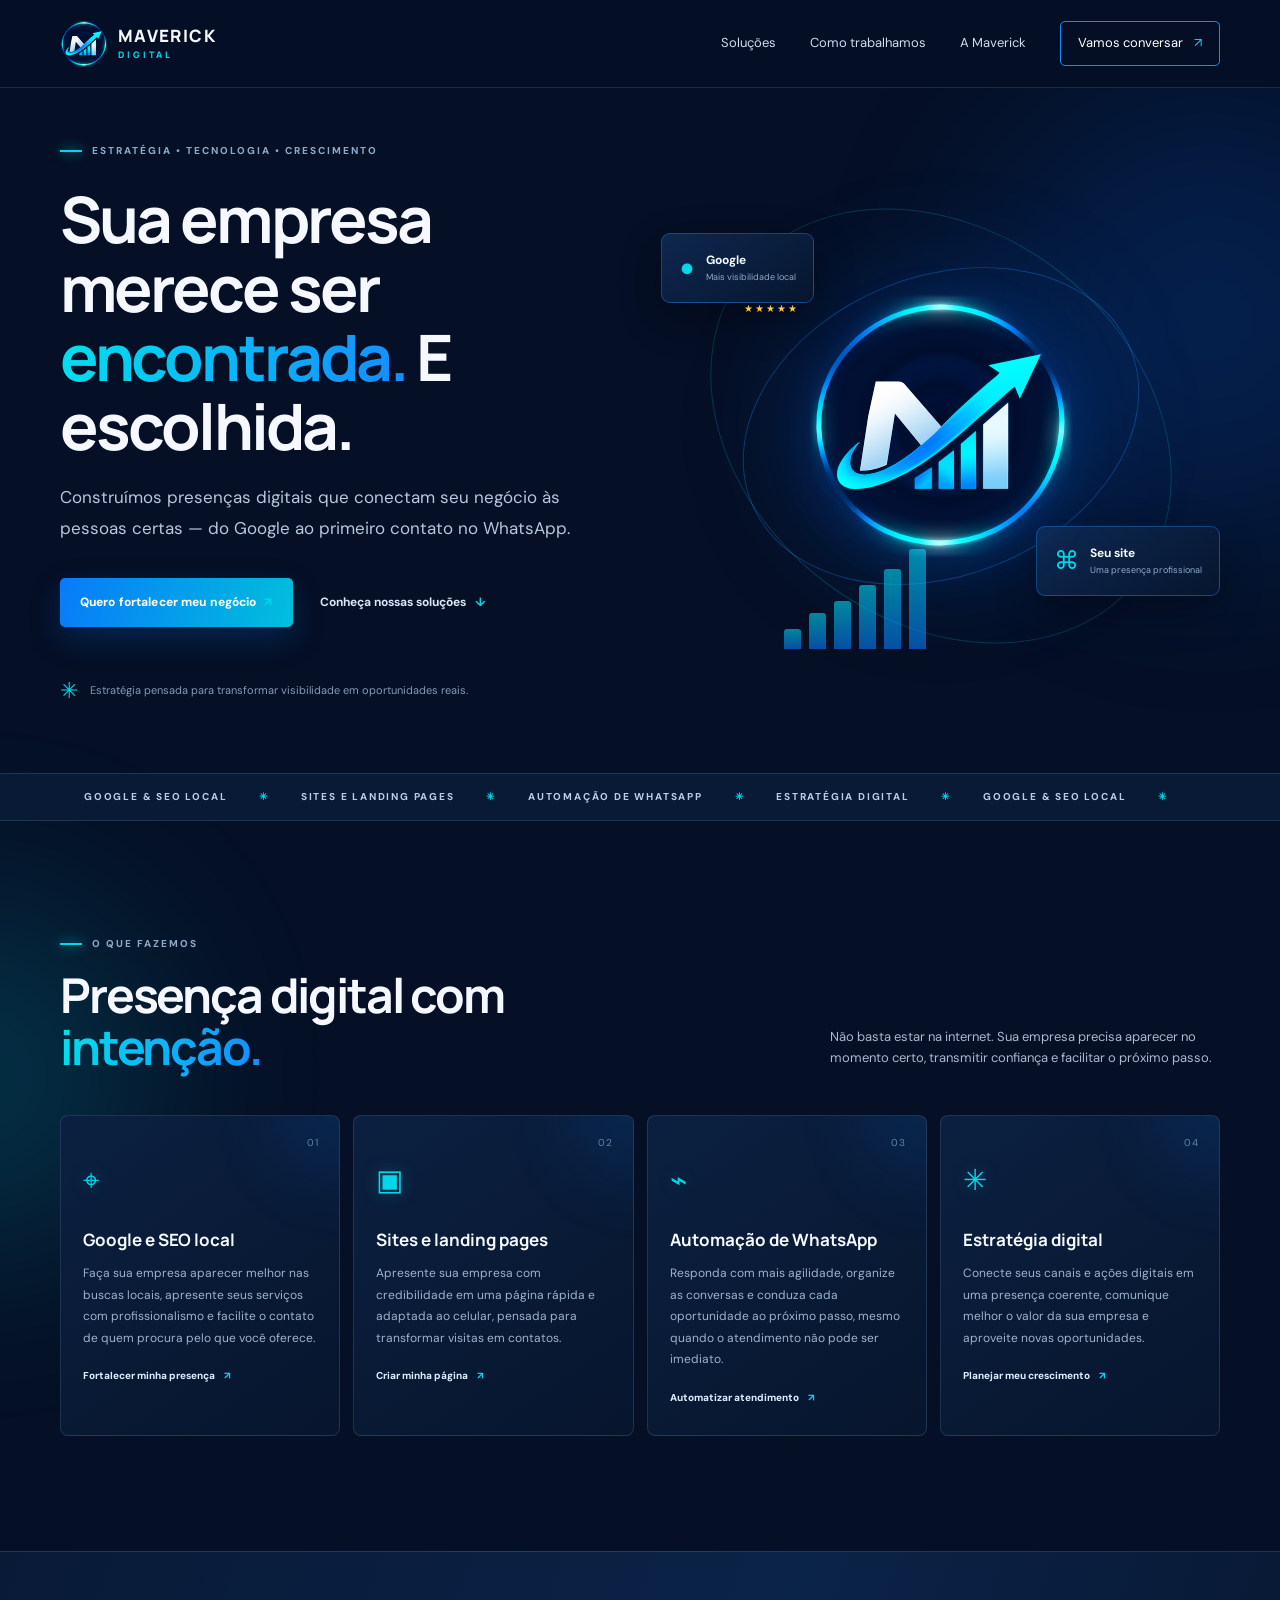
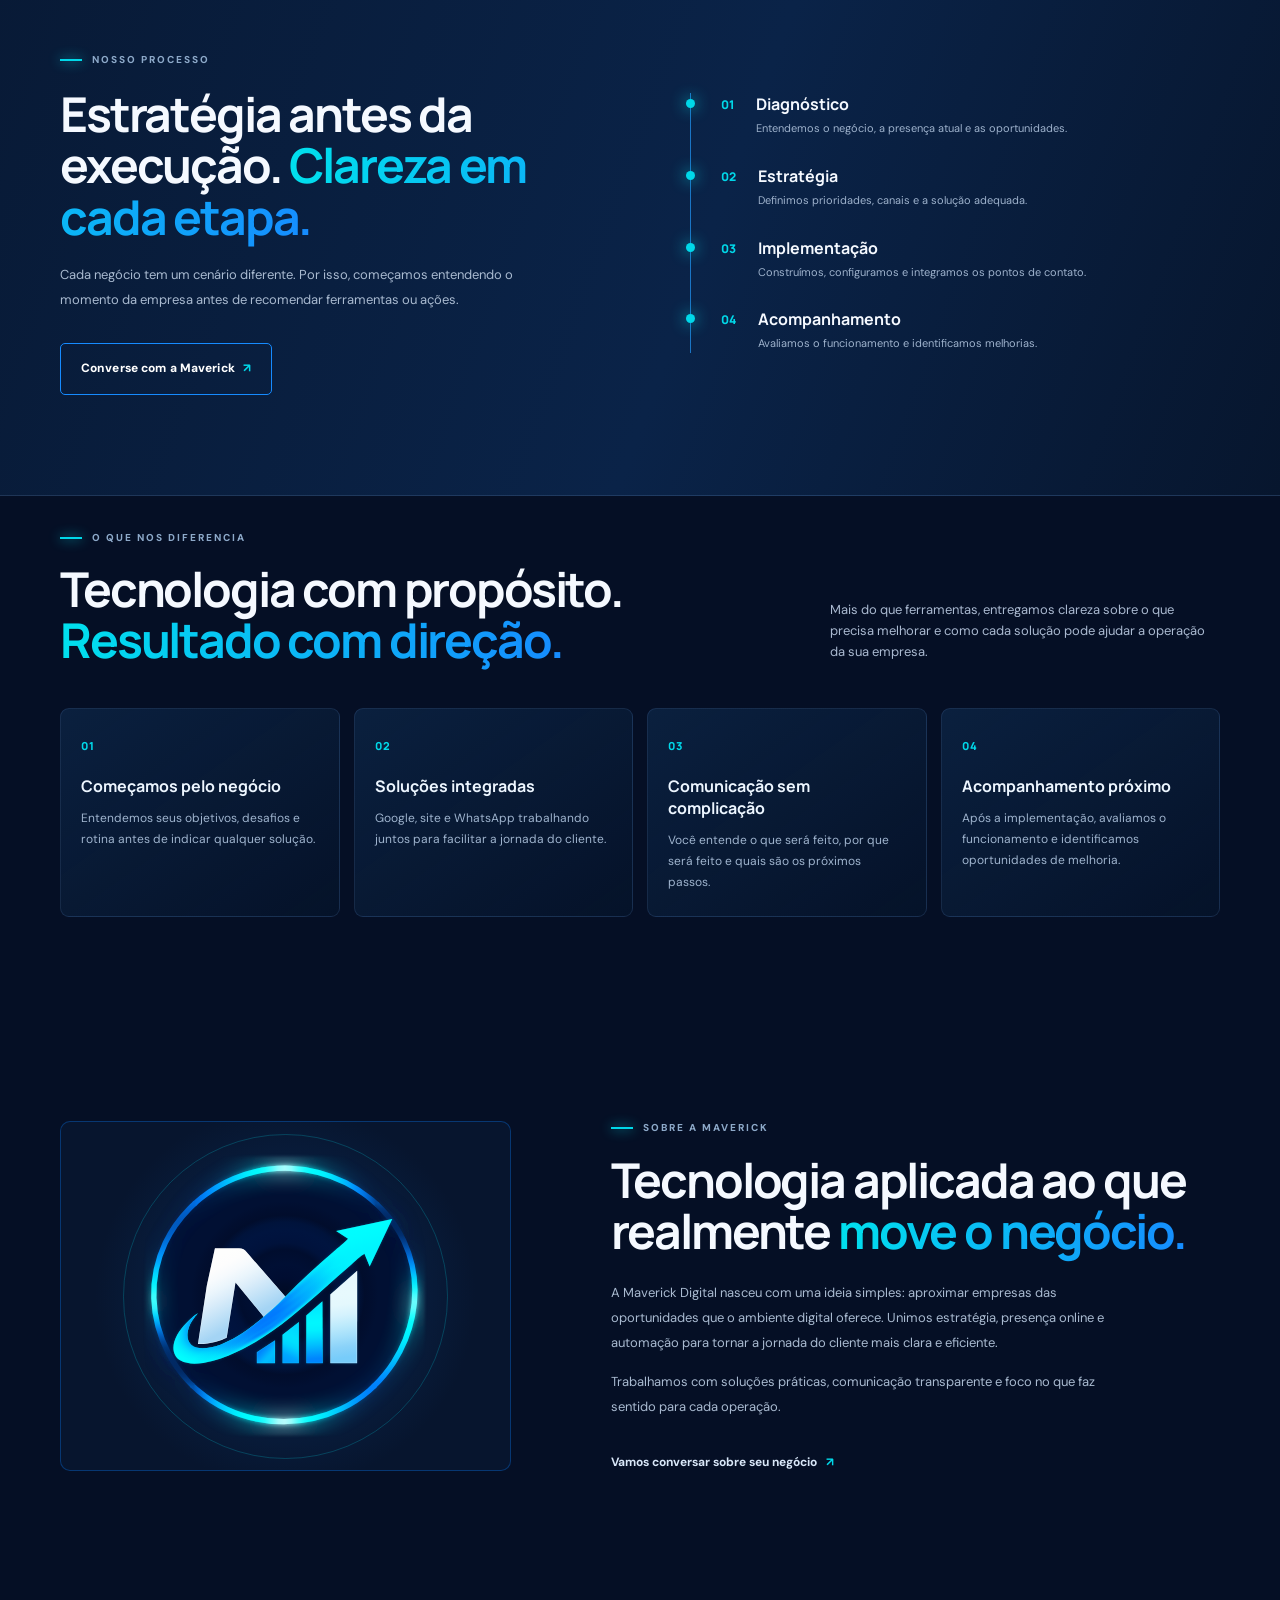
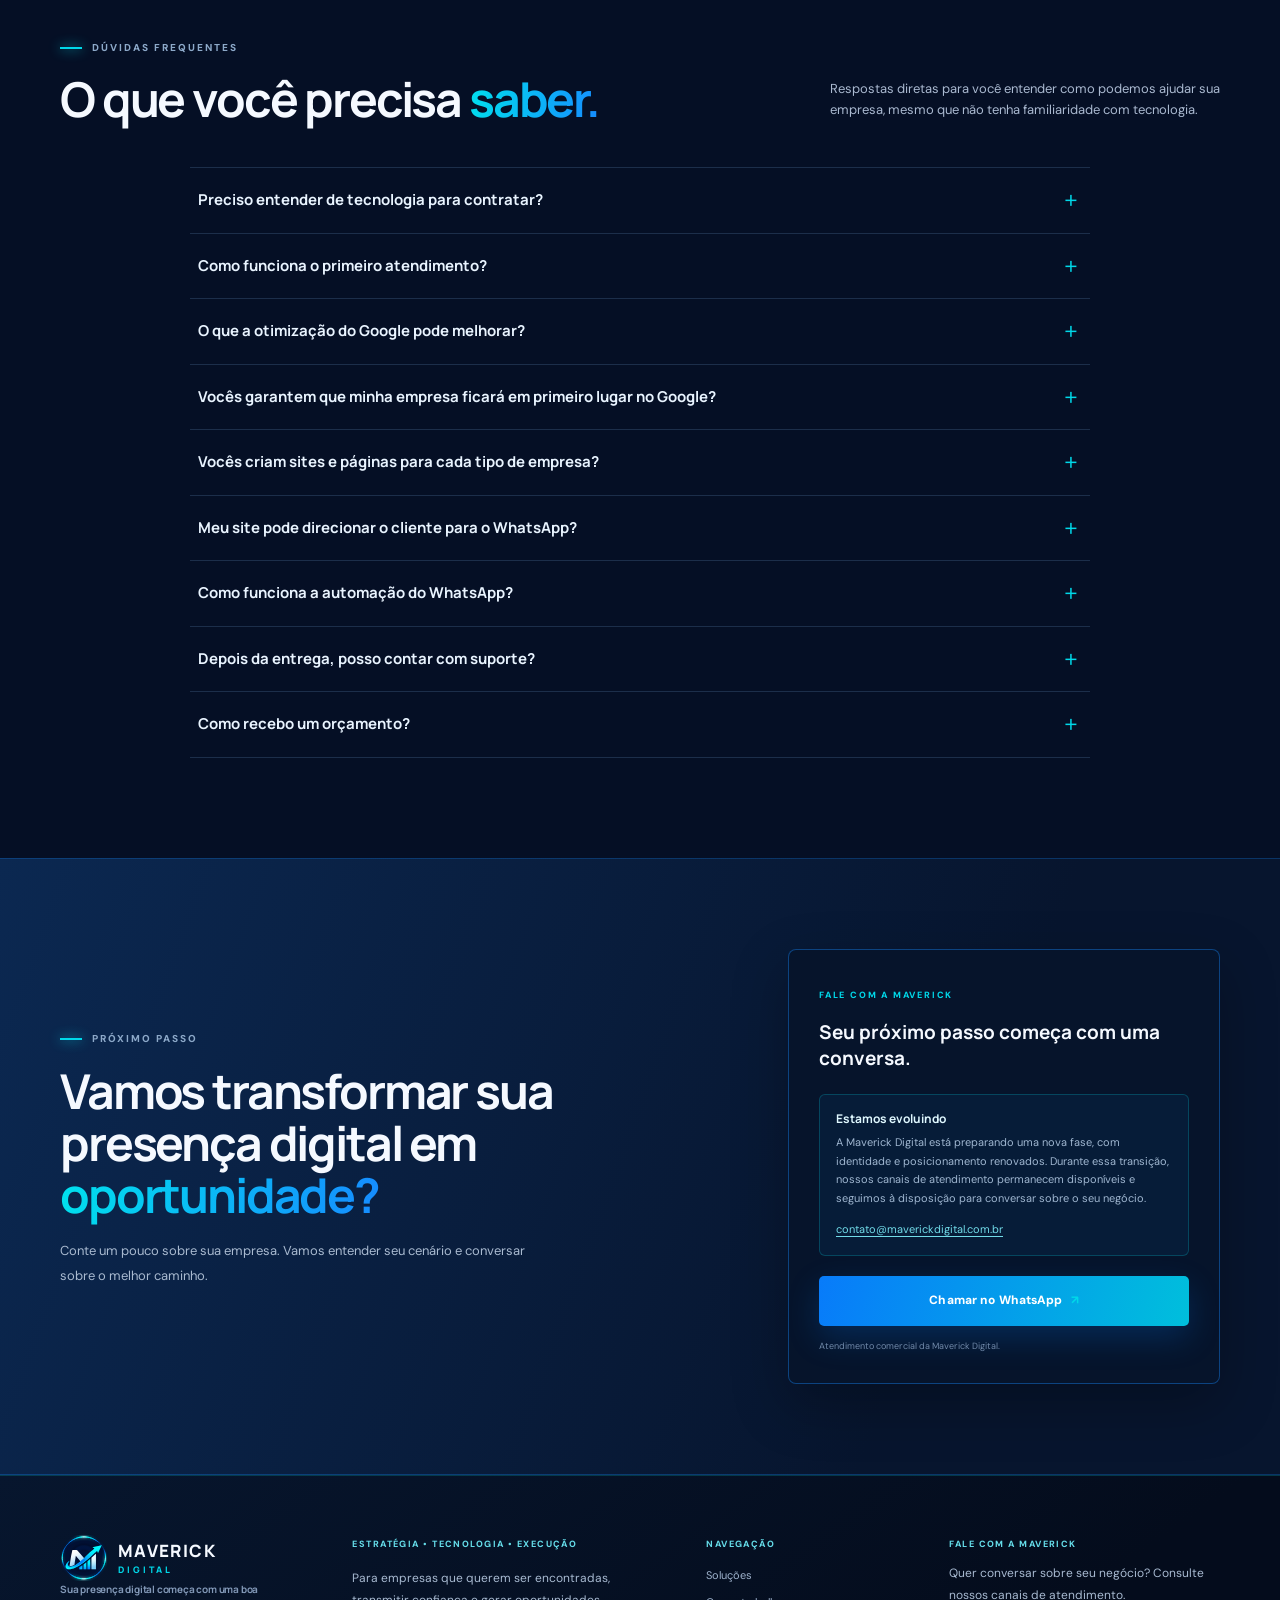
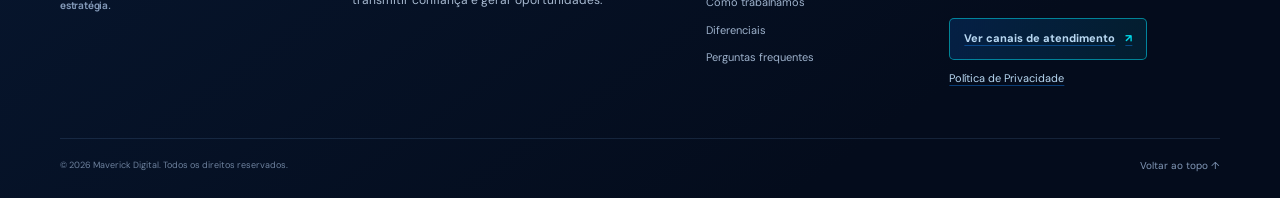
<file: index.html>
<!doctype html>
<html lang="pt-BR">
<head>
  <meta charset="utf-8">
  <meta name="viewport" content="width=device-width, initial-scale=1">
  <meta name="theme-color" content="#06132d">
  <meta name="description" content="A Maverick Digital desenvolve presença digital estratégica: Perfil da Empresa no Google, SEO local, sites, landing pages e automação de WhatsApp.">
  <meta property="og:title" content="Maverick Digital | Estratégia, tecnologia e crescimento">
  <meta property="og:description" content="Estratégia, tecnologia e execução para o crescimento do seu negócio.">
  <meta property="og:type" content="website">
  <meta property="og:locale" content="pt_BR">
  <meta property="og:site_name" content="Maverick Digital">
  <title>Maverick Digital | Estratégia, tecnologia e crescimento</title>
  <link rel="icon" type="image/svg+xml" href="/assets/logo-maverick.svg?v=4">
  <link rel="shortcut icon" href="/assets/logo-maverick.svg?v=4" type="image/svg+xml">

  <link rel="apple-touch-icon" sizes="180x180" href="/assets/apple-touch-icon.png">
  <meta property="og:image" content="https://maverickdigital.com.br/assets/og-maverick.png">
  <meta property="og:image:width" content="1200">
  <meta property="og:image:height" content="630">
  <meta property="og:image:type" content="image/png">
  <meta name="twitter:image" content="https://maverickdigital.com.br/assets/og-maverick.png">
  <link rel="canonical" href="https://maverickdigital.com.br/">
  <meta property="og:url" content="https://maverickdigital.com.br/">
  <meta name="twitter:card" content="summary">
  <meta name="twitter:title" content="Maverick Digital | Estratégia, tecnologia e crescimento">
  <meta name="twitter:description" content="Estratégia, tecnologia e execução para o crescimento do seu negócio.">
  <link rel="preconnect" href="https://fonts.googleapis.com">
  <link rel="preconnect" href="https://fonts.gstatic.com" crossorigin>
  <link href="https://fonts.googleapis.com/css2?family=DM+Sans:wght@400;500;600;700;800&family=Manrope:wght@400;500;600;700;800&display=swap" rel="stylesheet">
  <link rel="stylesheet" href="/styles.css">
</head>
<body>
  <div class="ambient-layer" aria-hidden="true"><div class="ambient ambient-one"></div><div class="ambient ambient-two"></div></div>
  <header class="site-header">
    <a class="brand" href="#inicio" aria-label="Maverick Digital, início">
      <span class="brand-mark" aria-hidden="true"><img src="/assets/logo-maverick.svg" alt=""></span>
      <span class="brand-name">MAVERICK<span>DIGITAL</span></span>
    </a>
    <button class="menu-toggle" aria-label="Abrir menu" aria-expanded="false" aria-controls="site-nav"><span></span><span></span><span></span></button>
    <nav class="nav" id="site-nav">
      <a href="#solucoes">Soluções</a><a href="#metodo">Como trabalhamos</a><a href="#sobre">A Maverick</a><a href="#contato" class="nav-cta">Vamos conversar <span aria-hidden="true">↗</span></a>
    </nav>
  </header>

  <main>
    <section class="hero section-wrap" id="inicio">
      <div class="hero-copy">
        <div class="eyebrow"><i></i> ESTRATÉGIA • TECNOLOGIA • CRESCIMENTO</div>
        <h1>Sua empresa merece ser <span>encontrada.</span> E escolhida.</h1>
        <p class="hero-lead">Construímos presenças digitais que conectam seu negócio às pessoas certas — do Google ao primeiro contato no WhatsApp.</p>
        <div class="hero-actions"><a class="button button-primary" href="#contato">Quero fortalecer meu negócio <span aria-hidden="true">↗</span></a><a class="text-link" href="#solucoes">Conheça nossas soluções <span aria-hidden="true">↓</span></a></div>
        <div class="hero-proof"><span class="proof-icon" aria-hidden="true">✳</span><span>Estratégia pensada para transformar visibilidade em oportunidades reais.</span></div>
      </div>
      <div class="hero-art" role="img" aria-label="Ilustração de crescimento digital">
        <div class="orbit orbit-a"></div><div class="orbit orbit-b"></div>
        <div class="art-card card-google"><span class="google-pin">●</span><div><b>Google</b><small>Mais visibilidade local</small></div><span class="mini-stars">★★★★★</span></div>
        <div class="art-card card-site"><span class="monitor-icon">⌘</span><div><b>Seu site</b><small>Uma presença profissional</small></div></div>
        <div class="growth-bars"><i></i><i></i><i></i><i></i><i></i><i></i></div>
        <img class="hero-logo" src="/assets/logo-maverick.svg" alt="Símbolo da Maverick Digital">
        <div class="art-glow"></div>
      </div>
    </section>

    <section class="ticker" aria-label="Áreas de atuação"><div>GOOGLE & SEO LOCAL <b aria-hidden="true">✳</b> SITES E LANDING PAGES <b aria-hidden="true">✳</b> AUTOMAÇÃO DE WHATSAPP <b aria-hidden="true">✳</b> ESTRATÉGIA DIGITAL <b aria-hidden="true">✳</b> GOOGLE & SEO LOCAL <b aria-hidden="true">✳</b></div></section>

    <section class="section section-wrap" id="solucoes">
      <div class="section-heading"><div><div class="eyebrow"><i></i> O QUE FAZEMOS</div><h2>Presença digital com <span>intenção.</span></h2></div><p>Não basta estar na internet. Sua empresa precisa aparecer no momento certo, transmitir confiança e facilitar o próximo passo.</p></div>
      <div class="service-grid">
        <article class="service-card"><div class="service-number">01</div><div class="service-icon" aria-hidden="true">⌖</div><h3>Google e SEO local</h3><p>Faça sua empresa aparecer melhor nas buscas locais, apresente seus serviços com profissionalismo e facilite o contato de quem procura pelo que você oferece.</p><a href="#contato" class="card-link">Fortalecer minha presença <span aria-hidden="true">↗</span></a></article>
        <article class="service-card"><div class="service-number">02</div><div class="service-icon" aria-hidden="true">▣</div><h3>Sites e landing pages</h3><p>Apresente sua empresa com credibilidade em uma página rápida e adaptada ao celular, pensada para transformar visitas em contatos.</p><a href="#contato" class="card-link">Criar minha página <span aria-hidden="true">↗</span></a></article>
        <article class="service-card"><div class="service-number">03</div><div class="service-icon" aria-hidden="true">⌁</div><h3>Automação de WhatsApp</h3><p>Responda com mais agilidade, organize as conversas e conduza cada oportunidade ao próximo passo, mesmo quando o atendimento não pode ser imediato.</p><a href="#contato" class="card-link">Automatizar atendimento <span aria-hidden="true">↗</span></a></article>
        <article class="service-card"><div class="service-number">04</div><div class="service-icon" aria-hidden="true">✳</div><h3>Estratégia digital</h3><p>Conecte seus canais e ações digitais em uma presença coerente, comunique melhor o valor da sua empresa e aproveite novas oportunidades.</p><a href="#contato" class="card-link">Planejar meu crescimento <span aria-hidden="true">↗</span></a></article>
      </div>
    </section>

    <section class="method-section" id="metodo"><div class="section-wrap method-inner">
      <div class="method-intro"><div class="eyebrow"><i></i> NOSSO PROCESSO</div><h2>Estratégia antes da execução. <span>Clareza em cada etapa.</span></h2><p>Cada negócio tem um cenário diferente. Por isso, começamos entendendo o momento da empresa antes de recomendar ferramentas ou ações.</p><a class="button button-outline" href="#contato">Converse com a Maverick <span aria-hidden="true">↗</span></a></div>
      <div class="steps">
        <div class="step"><b>01</b><div><h3>Diagnóstico</h3><p>Entendemos o negócio, a presença atual e as oportunidades.</p></div></div>
        <div class="step"><b>02</b><div><h3>Estratégia</h3><p>Definimos prioridades, canais e a solução adequada.</p></div></div>
        <div class="step"><b>03</b><div><h3>Implementação</h3><p>Construímos, configuramos e integramos os pontos de contato.</p></div></div>
        <div class="step"><b>04</b><div><h3>Acompanhamento</h3><p>Avaliamos o funcionamento e identificamos melhorias.</p></div></div>
      </div>
    </div></section>

    <section class="section section-wrap differentiators-section" id="diferenciais">
      <div class="section-heading"><div><div class="eyebrow"><i></i> O QUE NOS DIFERENCIA</div><h2>Tecnologia com propósito. <span>Resultado com direção.</span></h2></div><p>Mais do que ferramentas, entregamos clareza sobre o que precisa melhorar e como cada solução pode ajudar a operação da sua empresa.</p></div>
      <div class="differentiator-grid">
        <article class="differentiator-card"><span>01</span><h3>Começamos pelo negócio</h3><p>Entendemos seus objetivos, desafios e rotina antes de indicar qualquer solução.</p></article>
        <article class="differentiator-card"><span>02</span><h3>Soluções integradas</h3><p>Google, site e WhatsApp trabalhando juntos para facilitar a jornada do cliente.</p></article>
        <article class="differentiator-card"><span>03</span><h3>Comunicação sem complicação</h3><p>Você entende o que será feito, por que será feito e quais são os próximos passos.</p></article>
        <article class="differentiator-card"><span>04</span><h3>Acompanhamento próximo</h3><p>Após a implementação, avaliamos o funcionamento e identificamos oportunidades de melhoria.</p></article>
      </div>
    </section>

    <section class="section section-wrap about-section" id="sobre">
      <div class="about-visual"><img class="about-logo" src="/assets/logo-maverick.svg" alt="Logo Maverick Digital"></div>
      <div class="about-copy"><div class="eyebrow"><i></i> SOBRE A MAVERICK</div><h2>Tecnologia aplicada ao que realmente <span>move o negócio.</span></h2><p>A Maverick Digital nasceu com uma ideia simples: aproximar empresas das oportunidades que o ambiente digital oferece. Unimos estratégia, presença online e automação para tornar a jornada do cliente mais clara e eficiente.</p><p>Trabalhamos com soluções práticas, comunicação transparente e foco no que faz sentido para cada operação.</p><a class="text-link" href="#contato">Vamos conversar sobre seu negócio <span aria-hidden="true">↗</span></a></div>
    </section>

    <section class="section section-wrap faq-section" id="perguntas">
      <div class="section-heading"><div><div class="eyebrow"><i></i> DÚVIDAS FREQUENTES</div><h2>O que você precisa <span>saber.</span></h2></div><p>Respostas diretas para você entender como podemos ajudar sua empresa, mesmo que não tenha familiaridade com tecnologia.</p></div>
      <div class="faq-list">
        <details class="faq-item"><summary>Preciso entender de tecnologia para contratar?</summary><p>Não. Nosso trabalho é traduzir a tecnologia para a realidade da sua empresa. Explicamos as opções, recomendamos o que faz sentido e conduzimos a implementação com você.</p></details>
        <details class="faq-item"><summary>Como funciona o primeiro atendimento?</summary><p>Começamos com uma conversa para entender seu negócio, seus objetivos e os principais desafios. A partir desse diagnóstico, apresentamos caminhos possíveis e uma proposta adequada à sua necessidade.</p></details>
        <details class="faq-item"><summary>O que a otimização do Google pode melhorar?</summary><p>Um Perfil da Empresa no Google bem organizado ajuda clientes próximos a encontrar informações importantes, como serviços, localização, horários, fotos e formas de contato. Os resultados dependem também do mercado, da concorrência e da relevância do negócio.</p></details>
        <details class="faq-item"><summary>Vocês garantem que minha empresa ficará em primeiro lugar no Google?</summary><p>Não. Nenhum profissional sério pode garantir posições específicas nas buscas. Nosso trabalho é melhorar a qualidade e a consistência da presença digital, seguindo boas práticas e acompanhando a evolução.</p></details>
        <details class="faq-item"><summary>Vocês criam sites e páginas para cada tipo de empresa?</summary><p>Sim. Desenvolvemos sites institucionais e landing pages planejados conforme os objetivos, o público e a identidade de cada negócio, com navegação adaptada a celulares e computadores.</p></details>
        <details class="faq-item"><summary>Meu site pode direcionar o cliente para o WhatsApp?</summary><p>Sim. Podemos integrar botões de contato e caminhos de atendimento para facilitar que o visitante tire dúvidas ou solicite um orçamento pelo WhatsApp.</p></details>
        <details class="faq-item"><summary>Como funciona a automação do WhatsApp?</summary><p>É possível organizar etapas do atendimento, responder dúvidas frequentes, coletar informações iniciais e encaminhar cada conversa para a pessoa responsável. O fluxo é definido de acordo com a rotina da empresa e respeitando as regras da plataforma.</p></details>
        <details class="faq-item"><summary>Depois da entrega, posso contar com suporte?</summary><p>Podemos combinar acompanhamento, manutenção e melhorias conforme o projeto. O escopo, a frequência e os valores são apresentados com clareza na proposta.</p></details>
        <details class="faq-item"><summary>Como recebo um orçamento?</summary><p>Entre em contato pelo WhatsApp ou e-mail. Vamos entender o que sua empresa precisa e preparar uma proposta com etapas, entregáveis, prazos estimados e investimento.</p></details>
      </div>
    </section>

    <section class="contact-section" id="contato"><div class="section-wrap contact-inner">
      <div><div class="eyebrow"><i></i> PRÓXIMO PASSO</div><h2>Vamos transformar sua presença digital em <span>oportunidade?</span></h2><p>Conte um pouco sobre sua empresa. Vamos entender seu cenário e conversar sobre o melhor caminho.</p></div>
      <div class="contact-panel"><span class="panel-kicker">FALE COM A MAVERICK</span><h3>Seu próximo passo começa com uma conversa.</h3>
        <div class="channel-update"><strong>Estamos evoluindo</strong><p>A Maverick Digital está preparando uma nova fase, com identidade e posicionamento renovados. Durante essa transição, nossos canais de atendimento permanecem disponíveis e seguimos à disposição para conversar sobre o seu negócio.</p><a href="mailto:contato@maverickdigital.com.br">contato@maverickdigital.com.br</a></div><a class="button button-primary button-wide" href="https://wa.me/5562993957239?text=Ol%C3%A1%2C%20Maverick!%20Quero%20conversar%20sobre%20a%20presen%C3%A7a%20digital%20da%20minha%20empresa." target="_blank" rel="noopener">Chamar no WhatsApp <span aria-hidden="true">↗</span></a><small>Atendimento comercial da Maverick Digital.</small>
        </div>
    </div></section>
  </main>
  <footer class="footer"><div class="section-wrap footer-inner">
    <div class="footer-brand">
      <a class="brand" href="#inicio" aria-label="Maverick Digital, voltar ao início"><span class="brand-mark"><img src="/assets/logo-maverick.svg" alt=""></span><span class="brand-name">MAVERICK<span>DIGITAL</span></span></a>
      <p class="footer-tagline">Sua presença digital começa com uma boa estratégia.</p>
    </div>
    <div class="footer-positioning"><span class="footer-label">ESTRATÉGIA • TECNOLOGIA • EXECUÇÃO</span><p>Para empresas que querem ser encontradas, transmitir confiança e gerar oportunidades.</p></div>
    <nav class="footer-nav" aria-label="Navegação do rodapé"><span class="footer-label">NAVEGAÇÃO</span><a href="#solucoes">Soluções</a><a href="#metodo">Como trabalhamos</a><a href="#diferenciais">Diferenciais</a><a href="#perguntas">Perguntas frequentes</a></nav>
    <div class="footer-contact"><span class="footer-label">FALE COM A MAVERICK</span><p>Quer conversar sobre seu negócio? Consulte nossos canais de atendimento.</p><a class="footer-cta" href="#contato">Ver canais de atendimento <span aria-hidden="true">↗</span></a><a href="/politica-de-privacidade.html">Política de Privacidade</a></div>
    <div class="footer-bottom"><span class="copyright">© <span id="year">2026</span> Maverick Digital. Todos os direitos reservados.</span><a href="#inicio">Voltar ao topo ↑</a></div>
  </div></footer>
  <script src="/script.js"></script>
</body>
</html>
</file>
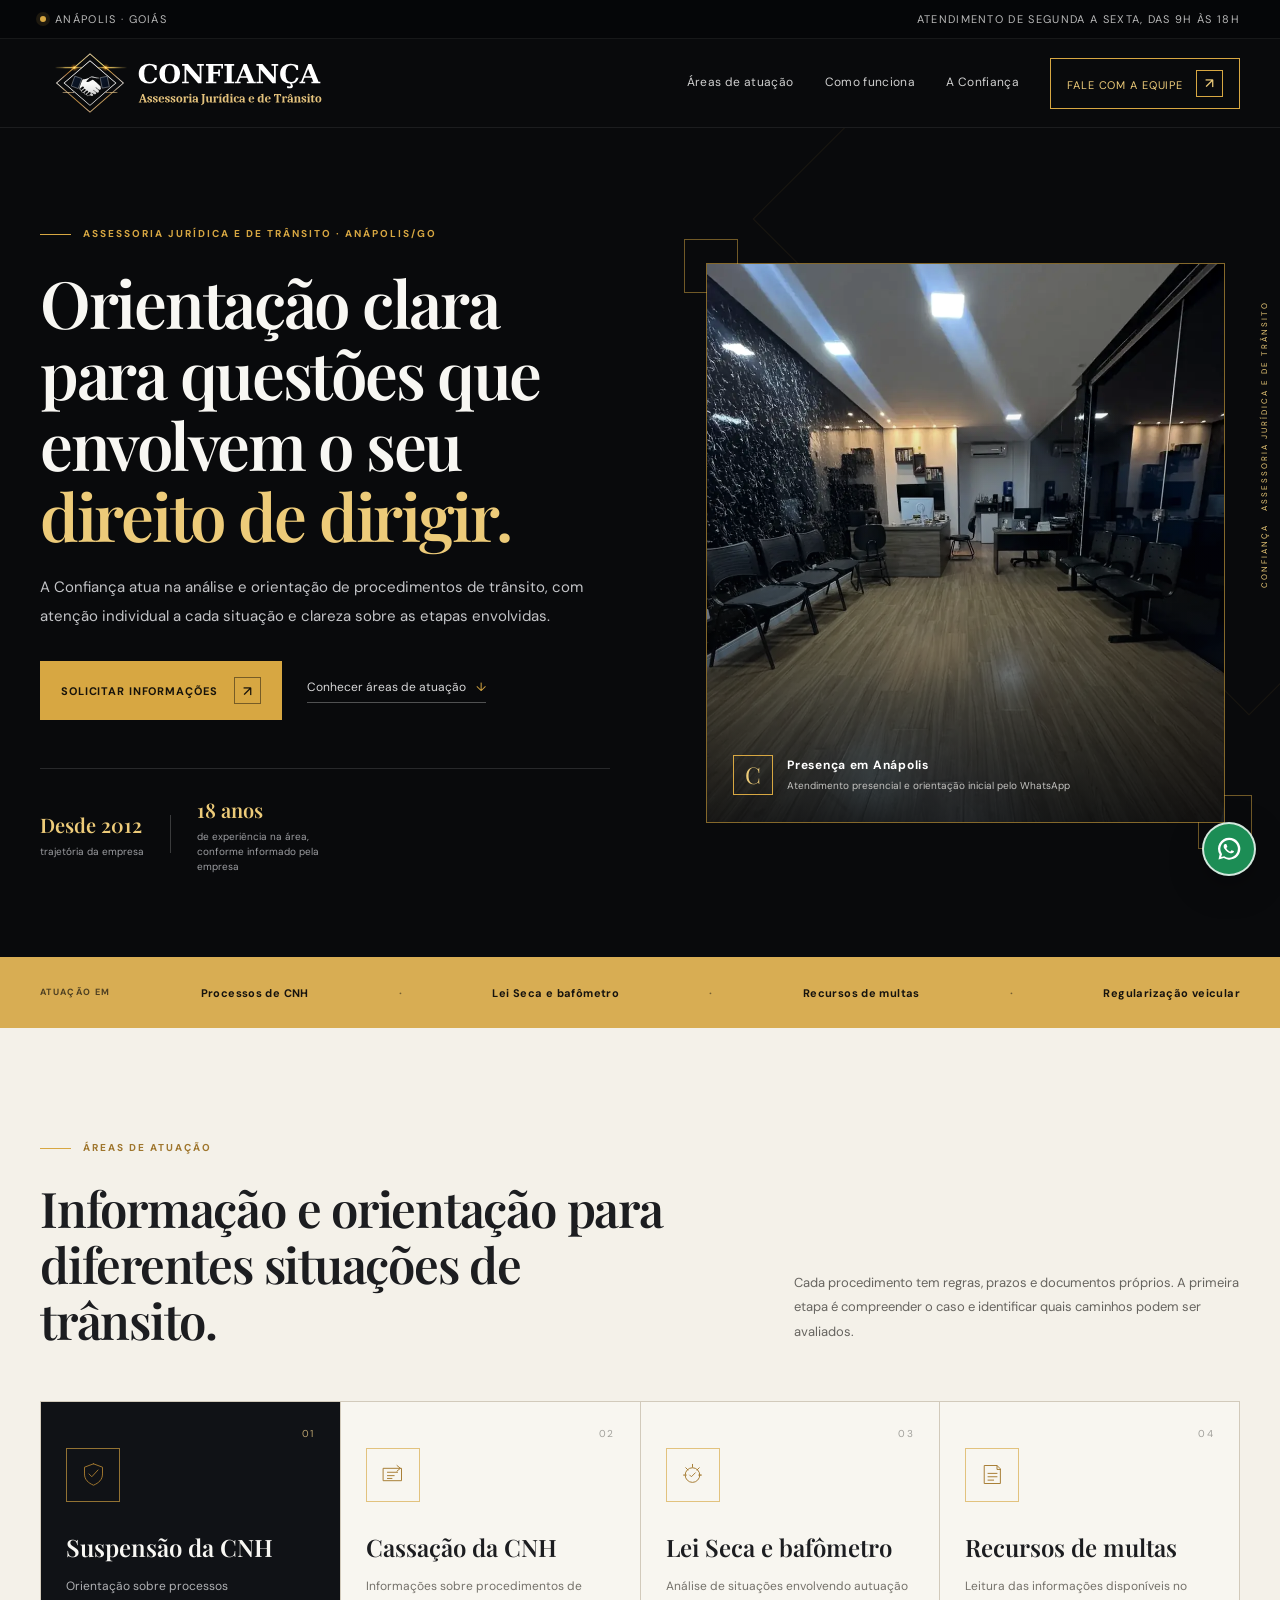
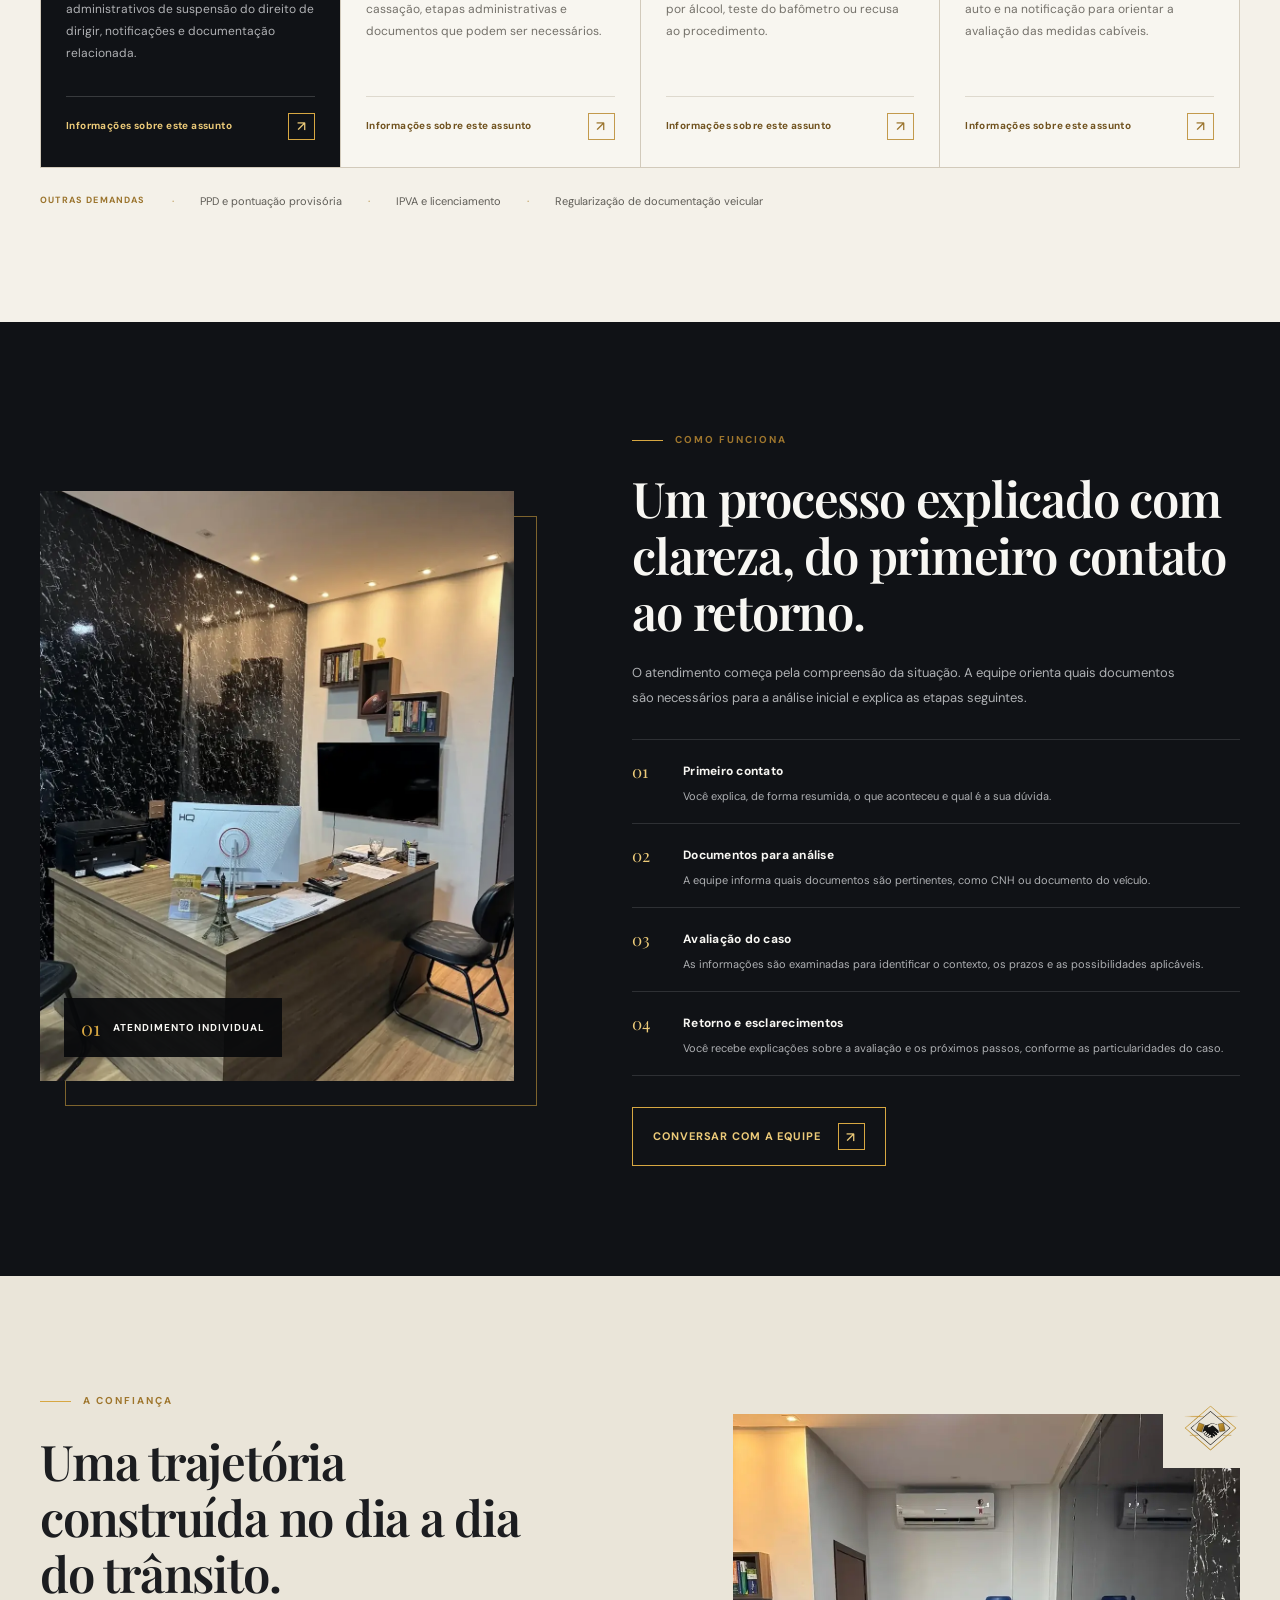
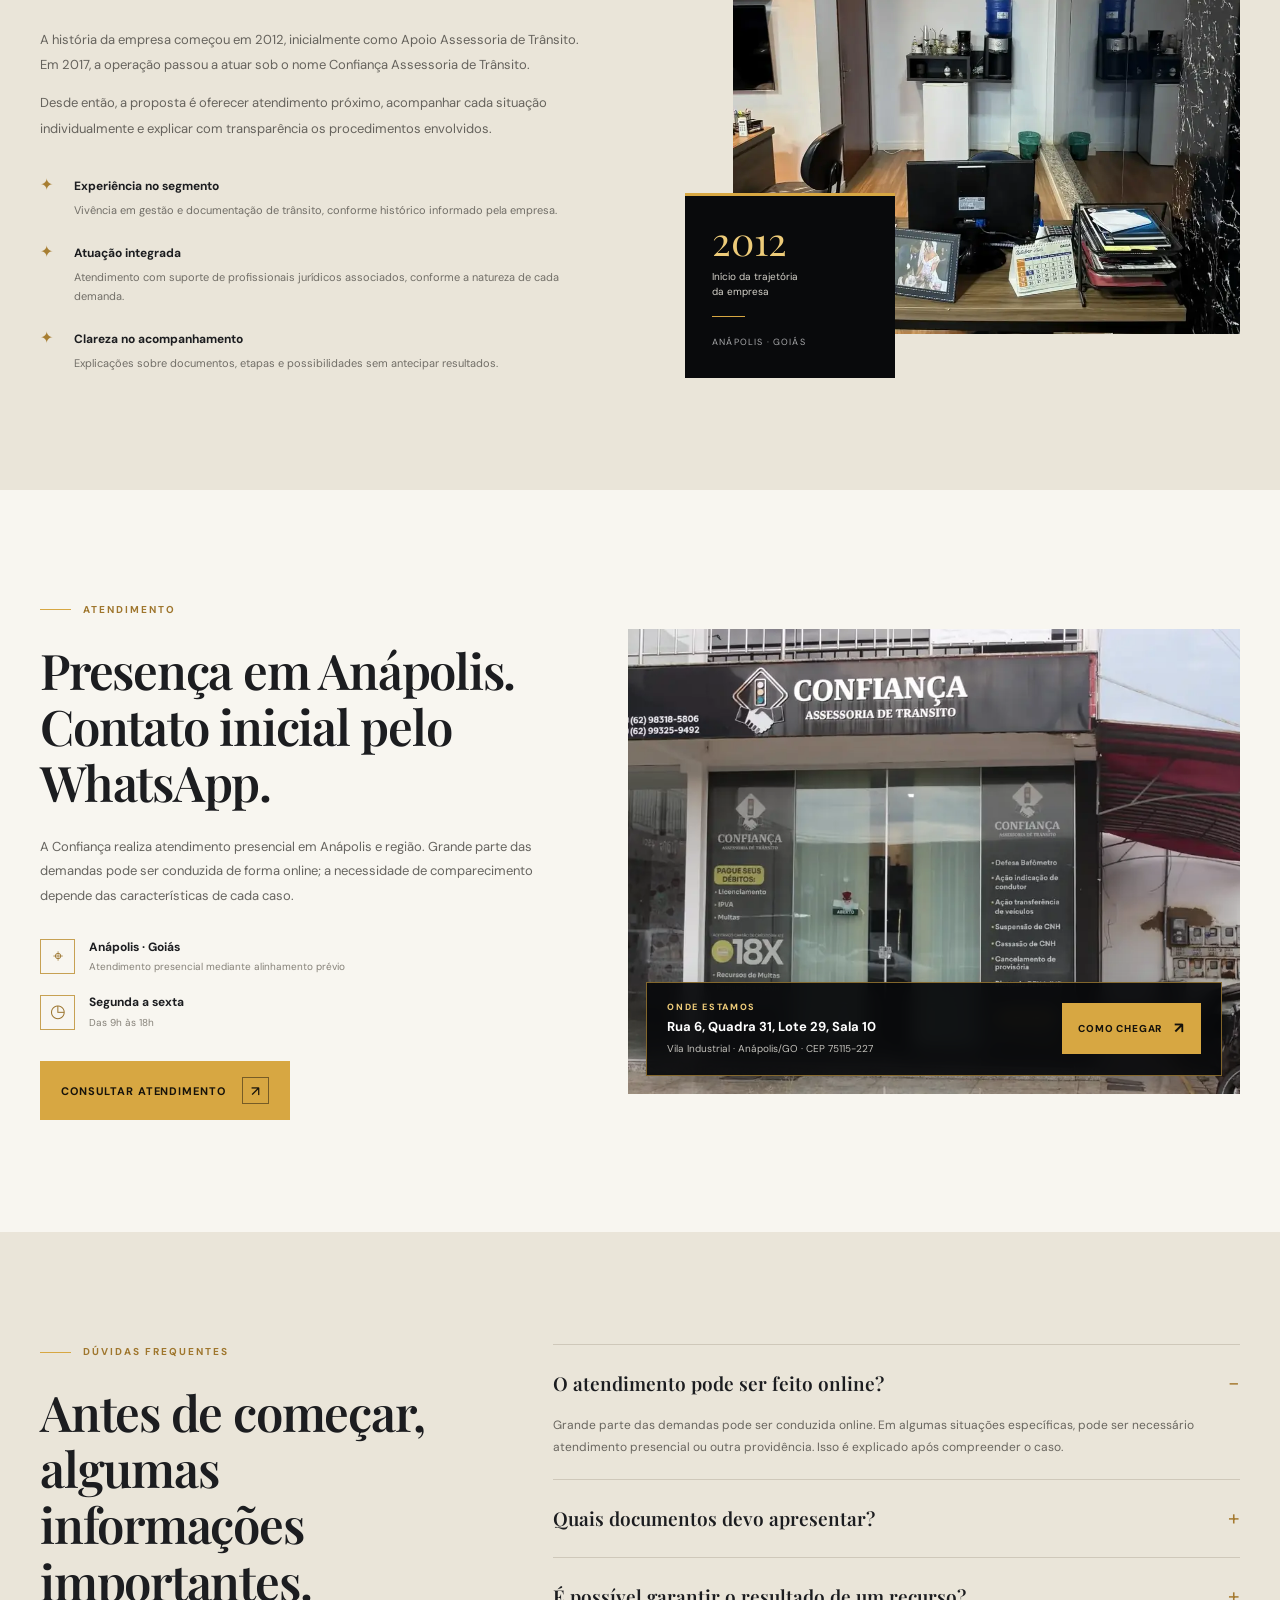
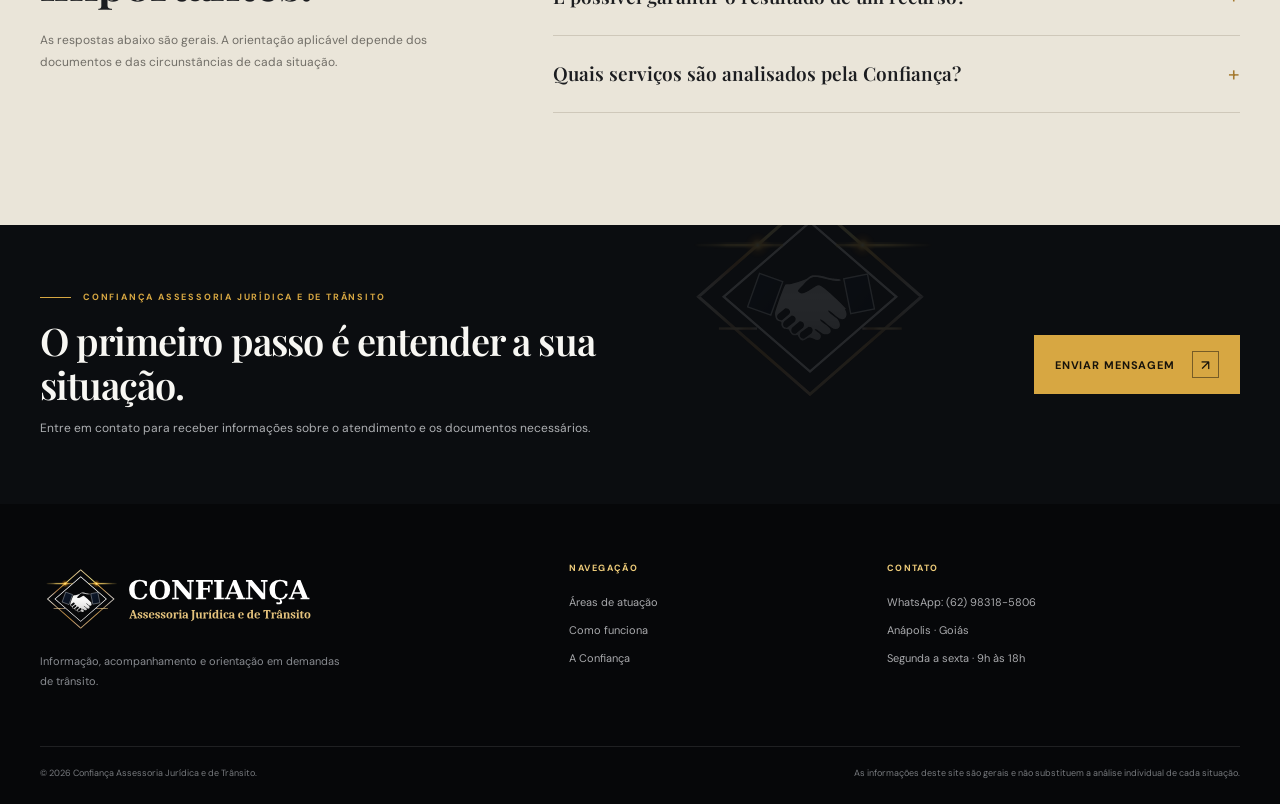
<file: clientes/confianca/index.html>
<!doctype html>
<html lang="pt-BR">
<head>
  <meta charset="utf-8">
  <meta name="viewport" content="width=device-width, initial-scale=1">
  <meta name="theme-color" content="#090a0c">
  <meta name="description" content="Confiança Assessoria Jurídica e de Trânsito em Anápolis (GO). Informações sobre suspensão e cassação da CNH, Lei Seca, bafômetro e recursos de multas.">
  <meta name="robots" content="index,follow">
  <title>Assessoria de Trânsito em Anápolis | Confiança</title>
  <link rel="icon" type="image/svg+xml" href="confianca-icone-32-reforcado.svg?v=6">
  <link rel="icon" type="image/png" sizes="32x32" href="favicon-32x32.png?v=6">
  <link rel="icon" type="image/png" sizes="512x512" href="favicon-512x512.png?v=6">
  <link rel="apple-touch-icon" sizes="180x180" href="apple-touch-icon-180x180.png?v=6">
  <link rel="preconnect" href="https://fonts.googleapis.com">
  <link rel="preconnect" href="https://fonts.gstatic.com" crossorigin>
  <link href="https://fonts.googleapis.com/css2?family=DM+Sans:wght@400;500;600;700&family=Manrope:wght@400;500;600;700;800&family=Playfair+Display:wght@500;600;700&display=swap" rel="stylesheet">
  <link rel="stylesheet" href="styles.css">
</head>
<body>
  <a class="skip-link" href="#conteudo">Pular para o conteúdo</a>

  <div class="topline">
    <div class="container topline-inner">
      <span><i class="dot"></i> Anápolis · Goiás</span>
      <span>Atendimento de segunda a sexta, das 9h às 18h</span>
    </div>
  </div>

  <header class="site-header">
    <div class="container nav-wrap">
      <a class="brand" href="#inicio" aria-label="Confiança — início">
        <img src="confianca-logo-horizontal-fundo-escuro.svg?v=6" alt="Confiança Assessoria Jurídica e de Trânsito" width="836" height="226">
      </a>
      <button class="menu-toggle" aria-label="Abrir menu" aria-expanded="false" aria-controls="nav-links">
        <span></span><span></span><span></span>
      </button>
      <nav class="nav-links" id="nav-links" aria-label="Navegação principal">
        <a href="#atuacao">Áreas de atuação</a>
        <a href="#metodo">Como funciona</a>
        <a href="#sobre">A Confiança</a>
        <a class="nav-contact" href="https://wa.me/5562983185806?text=Ol%C3%A1%2C%20gostaria%20de%20receber%20informa%C3%A7%C3%B5es%20sobre%20a%20Confian%C3%A7a." target="_blank" rel="noopener noreferrer">Fale com a equipe <span class="arrow-frame" aria-hidden="true">↗</span></a>
      </nav>
    </div>
  </header>

  <main id="conteudo">
    <section class="hero" id="inicio">
      <div class="container hero-grid">
        <div class="hero-copy">
          <p class="eyebrow"><span class="eyebrow-line"></span> Assessoria jurídica e de trânsito · Anápolis/GO</p>
          <h1>Orientação clara para questões que envolvem o seu <em>direito de dirigir.</em></h1>
          <p class="hero-lead">A Confiança atua na análise e orientação de procedimentos de trânsito, com atenção individual a cada situação e clareza sobre as etapas envolvidas.</p>
          <div class="hero-actions">
            <a class="button button-gold" href="https://wa.me/5562983185806?text=Ol%C3%A1%2C%20gostaria%20de%20receber%20informa%C3%A7%C3%B5es%20sobre%20os%20servi%C3%A7os%20da%20Confian%C3%A7a." target="_blank" rel="noopener noreferrer">Solicitar informações <span class="arrow-frame" aria-hidden="true">↗</span></a>
            <a class="text-link" href="#atuacao">Conhecer áreas de atuação <span>↓</span></a>
          </div>
          <div class="hero-proof">
            <div><strong>Desde 2012</strong><span>trajetória da empresa</span></div>
            <div class="proof-divider"></div>
            <div><strong>18 anos</strong><span>de experiência na área, conforme informado pela empresa</span></div>
          </div>
        </div>
        <div class="hero-visual">
          <div class="hero-photo-frame">
            <img src="assets/images/escritorio-principal.webp" alt="Vista interna do escritório da Confiança em Anápolis" fetchpriority="high">
            <div class="photo-shade"></div>
            <div class="photo-caption"><span class="caption-mark">C</span><div><strong>Presença em Anápolis</strong><small>Atendimento presencial e orientação inicial pelo WhatsApp</small></div></div>
          </div>
          <div class="hero-side-note"><span>CONFIANÇA</span><span>ASSESSORIA JURÍDICA E DE TRÂNSITO</span></div>
          <div class="gold-orbit orbit-one"></div><div class="gold-orbit orbit-two"></div>
        </div>
      </div>
    </section>

    <section class="intro-strip" aria-label="Resumo da atuação">
      <div class="container intro-strip-inner">
        <span class="intro-label">Atuação em</span>
        <span>Processos de CNH</span><b>·</b><span>Lei Seca e bafômetro</span><b>·</b><span>Recursos de multas</span><b>·</b><span>Regularização veicular</span>
      </div>
    </section>

    <section class="section services" id="atuacao">
      <div class="container">
        <div class="section-heading">
          <div>
            <p class="eyebrow"><span class="eyebrow-line"></span> Áreas de atuação</p>
            <h2>Informação e orientação para diferentes situações de trânsito.</h2>
          </div>
          <p class="section-intro">Cada procedimento tem regras, prazos e documentos próprios. A primeira etapa é compreender o caso e identificar quais caminhos podem ser avaliados.</p>
        </div>
        <div class="service-grid">
          <article class="service-card featured-service">
            <span class="service-number">01</span>
            <div class="service-icon"><svg viewBox="0 0 48 48" aria-hidden="true"><path d="M24 5 40 11v12c0 10-6.5 16-16 20C14.5 39 8 33 8 23V11l16-6Z"/><path d="m16 23 5 5 11-12"/></svg></div>
            <h3>Suspensão da CNH</h3>
            <p>Orientação sobre processos administrativos de suspensão do direito de dirigir, notificações e documentação relacionada.</p>
            <a class="service-link" href="https://wa.me/5562983185806?text=Ol%C3%A1%2C%20gostaria%20de%20informa%C3%A7%C3%B5es%20sobre%20processo%20de%20suspens%C3%A3o%20da%20CNH." target="_blank" rel="noopener noreferrer">Informações sobre este assunto <span class="arrow-frame" aria-hidden="true">↗</span></a>
          </article>
          <article class="service-card">
            <span class="service-number">02</span>
            <div class="service-icon"><svg viewBox="0 0 48 48" aria-hidden="true"><path d="M8 13h32v22H8z"/><path d="M15 20h18M15 26h12M15 31h8"/><path d="m32 8 6 5-6 5"/></svg></div>
            <h3>Cassação da CNH</h3>
            <p>Informações sobre procedimentos de cassação, etapas administrativas e documentos que podem ser necessários.</p>
            <a class="service-link" href="https://wa.me/5562983185806?text=Ol%C3%A1%2C%20gostaria%20de%20informa%C3%A7%C3%B5es%20sobre%20processo%20de%20cassa%C3%A7%C3%A3o%20da%20CNH." target="_blank" rel="noopener noreferrer">Informações sobre este assunto <span class="arrow-frame" aria-hidden="true">↗</span></a>
          </article>
          <article class="service-card">
            <span class="service-number">03</span>
            <div class="service-icon"><svg viewBox="0 0 48 48" aria-hidden="true"><path d="M24 6v5M12 12l4 4M36 12l-4 4M8 25h5M35 25h5"/><circle cx="24" cy="25" r="13"/><path d="m19 25 3 3 7-7"/></svg></div>
            <h3>Lei Seca e bafômetro</h3>
            <p>Análise de situações envolvendo autuação por álcool, teste do bafômetro ou recusa ao procedimento.</p>
            <a class="service-link" href="https://wa.me/5562983185806?text=Ol%C3%A1%2C%20gostaria%20de%20informa%C3%A7%C3%B5es%20sobre%20autua%C3%A7%C3%A3o%20da%20Lei%20Seca%20ou%20recusa%20ao%20baf%C3%B4metro." target="_blank" rel="noopener noreferrer">Informações sobre este assunto <span class="arrow-frame" aria-hidden="true">↗</span></a>
          </article>
          <article class="service-card">
            <span class="service-number">04</span>
            <div class="service-icon"><svg viewBox="0 0 48 48" aria-hidden="true"><path d="M10 8h22l6 6v26H10z"/><path d="M32 8v7h6M16 22h16M16 28h16M16 34h10"/></svg></div>
            <h3>Recursos de multas</h3>
            <p>Leitura das informações disponíveis no auto e na notificação para orientar a avaliação das medidas cabíveis.</p>
            <a class="service-link" href="https://wa.me/5562983185806?text=Ol%C3%A1%2C%20gostaria%20de%20informa%C3%A7%C3%B5es%20sobre%20recurso%20de%20multa%20de%20tr%C3%A2nsito." target="_blank" rel="noopener noreferrer">Informações sobre este assunto <span class="arrow-frame" aria-hidden="true">↗</span></a>
          </article>
        </div>
        <div class="secondary-services">
          <span class="secondary-label">Outras demandas</span>
          <span>PPD e pontuação provisória</span>
          <span>IPVA e licenciamento</span>
          <span>Regularização de documentação veicular</span>
        </div>
      </div>
    </section>

    <section class="section approach" id="metodo">
      <div class="container approach-grid">
        <div class="approach-image">
          <img src="assets/images/mesa-atendimento.webp" alt="Mesa de atendimento no escritório da Confiança" loading="lazy">
          <div class="image-label"><span>01</span><strong>Atendimento individual</strong></div>
        </div>
        <div class="approach-copy">
          <p class="eyebrow"><span class="eyebrow-line"></span> Como funciona</p>
          <h2>Um processo explicado com clareza, do primeiro contato ao retorno.</h2>
          <p class="approach-lead">O atendimento começa pela compreensão da situação. A equipe orienta quais documentos são necessários para a análise inicial e explica as etapas seguintes.</p>
          <ol class="steps">
            <li><span>01</span><div><strong>Primeiro contato</strong><p>Você explica, de forma resumida, o que aconteceu e qual é a sua dúvida.</p></div></li>
            <li><span>02</span><div><strong>Documentos para análise</strong><p>A equipe informa quais documentos são pertinentes, como CNH ou documento do veículo.</p></div></li>
            <li><span>03</span><div><strong>Avaliação do caso</strong><p>As informações são examinadas para identificar o contexto, os prazos e as possibilidades aplicáveis.</p></div></li>
            <li><span>04</span><div><strong>Retorno e esclarecimentos</strong><p>Você recebe explicações sobre a avaliação e os próximos passos, conforme as particularidades do caso.</p></div></li>
          </ol>
          <a class="button button-outline" href="https://wa.me/5562983185806?text=Ol%C3%A1%2C%20gostaria%20de%20entender%20como%20funciona%20o%20atendimento%20da%20Confian%C3%A7a." target="_blank" rel="noopener noreferrer">Conversar com a equipe <span class="arrow-frame" aria-hidden="true">↗</span></a>
        </div>
      </div>
    </section>

    <section class="section about" id="sobre">
      <div class="container about-grid">
        <div class="about-copy">
          <p class="eyebrow"><span class="eyebrow-line"></span> A Confiança</p>
          <h2>Uma trajetória construída no dia a dia do trânsito.</h2>
          <p>A história da empresa começou em 2012, inicialmente como Apoio Assessoria de Trânsito. Em 2017, a operação passou a atuar sob o nome Confiança Assessoria de Trânsito.</p>
          <p>Desde então, a proposta é oferecer atendimento próximo, acompanhar cada situação individualmente e explicar com transparência os procedimentos envolvidos.</p>
          <div class="about-points">
            <div><span class="point-mark">✦</span><div><strong>Experiência no segmento</strong><p>Vivência em gestão e documentação de trânsito, conforme histórico informado pela empresa.</p></div></div>
            <div><span class="point-mark">✦</span><div><strong>Atuação integrada</strong><p>Atendimento com suporte de profissionais jurídicos associados, conforme a natureza de cada demanda.</p></div></div>
            <div><span class="point-mark">✦</span><div><strong>Clareza no acompanhamento</strong><p>Explicações sobre documentos, etapas e possibilidades sem antecipar resultados.</p></div></div>
          </div>
        </div>
        <div class="about-visual">
          <div class="about-photo"><img src="assets/images/recepcao.webp" alt="Ambiente interno do escritório da Confiança" loading="lazy"></div>
          <div class="about-stat"><span class="stat-number">2012</span><span class="stat-caption">Início da trajetória<br>da empresa</span><span class="stat-line"></span><span class="stat-note">Anápolis · Goiás</span></div>
          <div class="about-symbol"><img src="confianca-simbolo-fundo-claro.svg?v=6" alt="Símbolo dourado da Confiança" loading="lazy"></div>
        </div>
      </div>
    </section>

    <section class="section location">
      <div class="container location-grid">
        <div class="location-copy">
          <p class="eyebrow"><span class="eyebrow-line"></span> Atendimento</p>
          <h2>Presença em Anápolis. Contato inicial pelo WhatsApp.</h2>
          <p>A Confiança realiza atendimento presencial em Anápolis e região. Grande parte das demandas pode ser conduzida de forma online; a necessidade de comparecimento depende das características de cada caso.</p>
          <div class="location-details">
            <div><span class="detail-icon">⌖</span><div><strong>Anápolis · Goiás</strong><small>Atendimento presencial mediante alinhamento prévio</small></div></div>
            <div><span class="detail-icon">◷</span><div><strong>Segunda a sexta</strong><small>Das 9h às 18h</small></div></div>
          </div>
          <a class="button button-gold" href="https://wa.me/5562983185806?text=Ol%C3%A1%2C%20gostaria%20de%20informa%C3%A7%C3%B5es%20sobre%20o%20atendimento%20presencial%20em%20An%C3%A1polis." target="_blank" rel="noopener noreferrer">Consultar atendimento <span class="arrow-frame" aria-hidden="true">↗</span></a>
        </div>
        <div class="location-photo-wrap">
          <img src="assets/images/fachada-anapolis.webp" alt="Fachada do escritório da Confiança em Anápolis" loading="lazy">
          <div class="location-card" aria-label="Endereço da Confiança">
  <div class="location-card-copy">
    <span class="location-card-kicker">ONDE ESTAMOS</span>
    <strong>Rua 6, Quadra 31, Lote 29, Sala 10</strong>
    <small>Vila Industrial · Anápolis/GO · CEP 75115-227</small>
  </div>
  <a class="location-map-button" href="https://maps.app.goo.gl/HD5fnLrthKuHj3jB6" target="_blank" rel="noopener noreferrer" aria-label="Abrir a localização da Confiança no Google Maps">
    Como chegar <span aria-hidden="true">↗</span>
  </a>
</div>
        </div>
      </div>
    </section>

    <section class="section faq">
      <div class="container faq-grid">
        <div class="faq-heading">
          <p class="eyebrow"><span class="eyebrow-line"></span> Dúvidas frequentes</p>
          <h2>Antes de começar, algumas informações importantes.</h2>
          <p>As respostas abaixo são gerais. A orientação aplicável depende dos documentos e das circunstâncias de cada situação.</p>
        </div>
        <div class="faq-list">
          <details open>
            <summary>O atendimento pode ser feito online?</summary>
            <p>Grande parte das demandas pode ser conduzida online. Em algumas situações específicas, pode ser necessário atendimento presencial ou outra providência. Isso é explicado após compreender o caso.</p>
          </details>
          <details>
            <summary>Quais documentos devo apresentar?</summary>
            <p>Depende do assunto. Em geral, a equipe orienta sobre o envio da CNH, do documento do veículo, de notificações ou de outros registros relacionados à situação.</p>
          </details>
          <details>
            <summary>É possível garantir o resultado de um recurso?</summary>
            <p>Não é adequado antecipar ou garantir resultados. Cada procedimento depende das circunstâncias, dos documentos, dos prazos e da análise técnica e jurídica correspondente.</p>
          </details>
          <details>
            <summary>Quais serviços são analisados pela Confiança?</summary>
            <p>Entre as principais demandas estão processos de suspensão ou cassação da CNH, autuações relacionadas à Lei Seca e ao bafômetro, recusa ao teste e recursos de multas de trânsito.</p>
          </details>
        </div>
      </div>
    </section>

    <section class="closing-cta">
      <div class="container closing-inner">
        <div><p class="eyebrow"><span class="eyebrow-line"></span> Confiança Assessoria Jurídica e de Trânsito</p><h2>O primeiro passo é entender a sua situação.</h2><p>Entre em contato para receber informações sobre o atendimento e os documentos necessários.</p></div>
        <a class="button button-gold" href="https://wa.me/5562983185806?text=Ol%C3%A1%2C%20gostaria%20de%20receber%20informa%C3%A7%C3%B5es%20sobre%20a%20Confian%C3%A7a." target="_blank" rel="noopener noreferrer">Enviar mensagem <span class="arrow-frame" aria-hidden="true">↗</span></a>
        <img class="closing-watermark" src="confianca-simbolo-fundo-escuro.svg?v=6" alt="" aria-hidden="true">
      </div>
    </section>
  </main>

  <footer class="site-footer">
    <div class="container footer-main">
      <div class="footer-brand-block">
        <img src="confianca-logo-horizontal-fundo-escuro.svg?v=6" alt="Confiança Assessoria Jurídica e de Trânsito" class="footer-logo" width="836" height="226">
        <p>Informação, acompanhamento e orientação em demandas de trânsito.</p>
      </div>
      <div class="footer-column"><span class="footer-heading">Navegação</span><a href="#atuacao">Áreas de atuação</a><a href="#metodo">Como funciona</a><a href="#sobre">A Confiança</a></div>
      <div class="footer-column"><span class="footer-heading">Contato</span><a href="https://wa.me/5562983185806" target="_blank" rel="noopener noreferrer">WhatsApp: (62) 98318-5806</a><span>Anápolis · Goiás</span><span>Segunda a sexta · 9h às 18h</span></div>
    </div>
    <div class="container footer-bottom"><span>© <span id="year">2026</span> Confiança Assessoria Jurídica e de Trânsito.</span><span>As informações deste site são gerais e não substituem a análise individual de cada situação.</span></div>
  </footer>

  <a class="whatsapp-float" href="https://wa.me/5562983185806?text=Ol%C3%A1%2C%20gostaria%20de%20receber%20informa%C3%A7%C3%B5es%20sobre%20a%20Confian%C3%A7a." aria-label="Enviar mensagem pelo WhatsApp" target="_blank" rel="noopener noreferrer">
    <svg viewBox="0 0 32 32" aria-hidden="true"><path d="M16 3.2A12.5 12.5 0 0 0 5.3 22.1L4 28l6-1.6A12.5 12.5 0 1 0 16 3.2Zm0 22.7c-1.8 0-3.5-.5-5-1.4l-.4-.2-3.5.9 1-3.4-.3-.4a10 10 0 1 1 8.2 4.5Zm5.5-7.5c-.3-.2-1.8-.9-2.1-1-.3-.1-.5-.2-.7.2-.2.3-.8 1-.9 1.2-.2.2-.3.2-.6.1-.3-.2-1.3-.5-2.4-1.5-.9-.8-1.5-1.8-1.7-2.1-.2-.3 0-.5.1-.6l.5-.6c.2-.2.2-.3.3-.5.1-.2 0-.4 0-.6-.1-.2-.7-1.7-1-2.3-.2-.6-.5-.5-.7-.5h-.6c-.2 0-.5.1-.8.4s-1 1-1 2.4 1 2.7 1.2 2.9c.1.2 2 3.1 4.8 4.3.7.3 1.2.5 1.6.6.7.2 1.3.2 1.8.1.6-.1 1.8-.7 2.1-1.4.3-.7.3-1.3.2-1.4-.1-.1-.3-.2-.6-.4Z"/></svg>
  </a>
  <script src="script.js"></script>
</body>
</html>
</file>
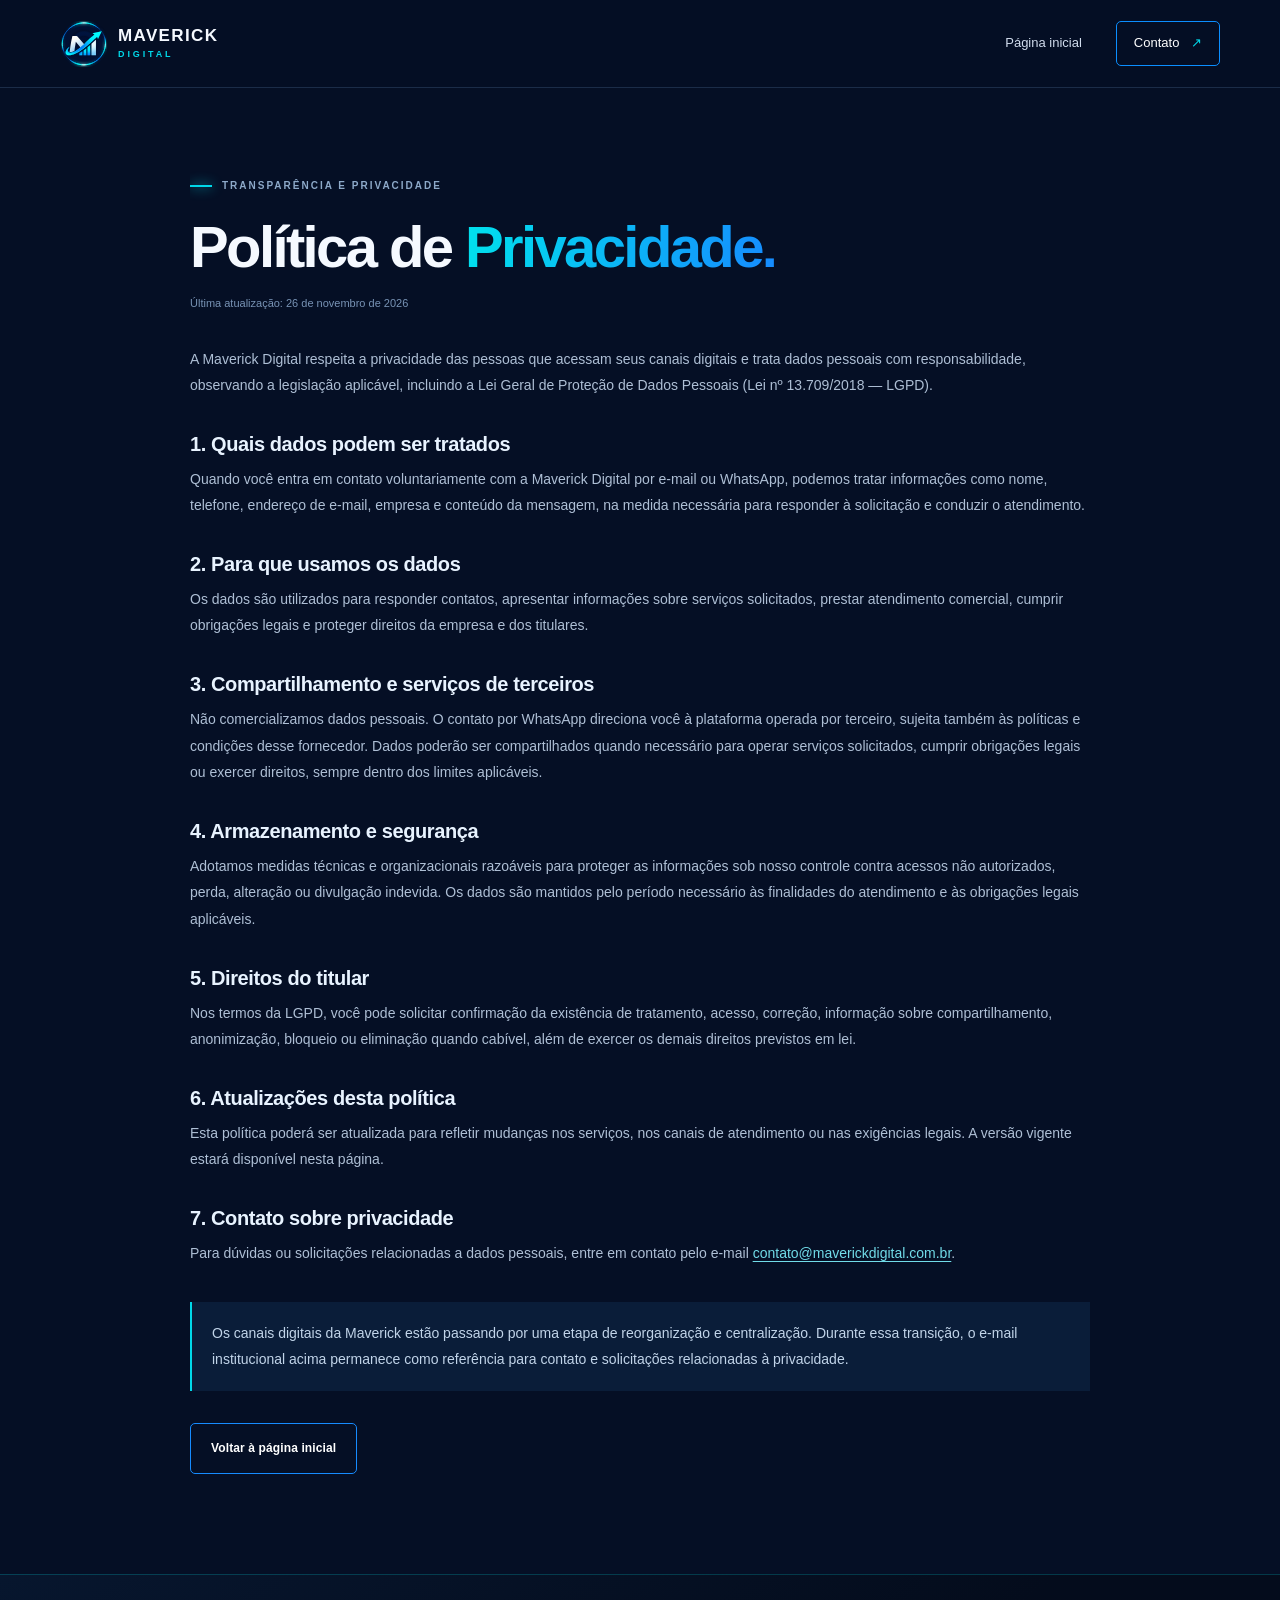
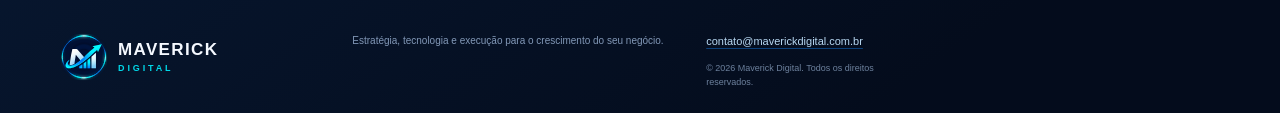
<file: politica-de-privacidade.html>
<!doctype html>
<html lang="pt-BR">
<head>
  <meta charset="utf-8">
  <meta name="viewport" content="width=device-width, initial-scale=1">
  <meta name="theme-color" content="#06132d">
  <meta name="description" content="Política de Privacidade da Maverick Digital. Saiba como tratamos dados pessoais e como entrar em contato.">
  <meta property="og:title" content="Política de Privacidade | Maverick Digital">
  <meta property="og:description" content="Informações sobre privacidade e tratamento de dados pessoais pela Maverick Digital.">
  <meta property="og:type" content="website">
  <meta property="og:locale" content="pt_BR">
  <meta property="og:site_name" content="Maverick Digital">
  <title>Política de Privacidade | Maverick Digital</title>
  <link rel="icon" href="/assets/logo-maverick.svg?v=4" type="image/svg+xml">
  <link rel="apple-touch-icon" sizes="180x180" href="/assets/apple-touch-icon.png">
  <meta property="og:image" content="https://maverickdigital.com.br/assets/og-maverick.png">
  <meta property="og:image:width" content="1200">
  <meta property="og:image:height" content="630">
  <meta property="og:image:type" content="image/png">
  <link rel="canonical" href="https://maverickdigital.com.br/politica-de-privacidade.html">
  <link rel="stylesheet" href="/styles.css">
</head>
<body>
  <header class="site-header">
    <a class="brand" href="/" aria-label="Maverick Digital, início"><span class="brand-mark"><img src="/assets/logo-maverick.svg" alt=""></span><span class="brand-name">MAVERICK<span>DIGITAL</span></span></a>
        <button class="menu-toggle" aria-label="Abrir menu" aria-expanded="false" aria-controls="site-nav"><span></span><span></span><span></span></button>
    <nav class="nav" id="site-nav"><a href="/">Página inicial</a><a href="/#contato" class="nav-cta">Contato <span aria-hidden="true">↗</span></a></nav>
  </header>
  <main class="legal-page section-wrap">
    <div class="eyebrow"><i></i> TRANSPARÊNCIA E PRIVACIDADE</div>
    <h1>Política de <span>Privacidade.</span></h1>
    <p class="legal-updated">Última atualização: 26 de novembro de 2026</p>
    <p>A Maverick Digital respeita a privacidade das pessoas que acessam seus canais digitais e trata dados pessoais com responsabilidade, observando a legislação aplicável, incluindo a Lei Geral de Proteção de Dados Pessoais (Lei nº 13.709/2018 — LGPD).</p>
    <h2>1. Quais dados podem ser tratados</h2>
    <p>Quando você entra em contato voluntariamente com a Maverick Digital por e-mail ou WhatsApp, podemos tratar informações como nome, telefone, endereço de e-mail, empresa e conteúdo da mensagem, na medida necessária para responder à solicitação e conduzir o atendimento.</p>
    <h2>2. Para que usamos os dados</h2>
    <p>Os dados são utilizados para responder contatos, apresentar informações sobre serviços solicitados, prestar atendimento comercial, cumprir obrigações legais e proteger direitos da empresa e dos titulares.</p>
    <h2>3. Compartilhamento e serviços de terceiros</h2>
    <p>Não comercializamos dados pessoais. O contato por WhatsApp direciona você à plataforma operada por terceiro, sujeita também às políticas e condições desse fornecedor. Dados poderão ser compartilhados quando necessário para operar serviços solicitados, cumprir obrigações legais ou exercer direitos, sempre dentro dos limites aplicáveis.</p>
    <h2>4. Armazenamento e segurança</h2>
    <p>Adotamos medidas técnicas e organizacionais razoáveis para proteger as informações sob nosso controle contra acessos não autorizados, perda, alteração ou divulgação indevida. Os dados são mantidos pelo período necessário às finalidades do atendimento e às obrigações legais aplicáveis.</p>
    <h2>5. Direitos do titular</h2>
    <p>Nos termos da LGPD, você pode solicitar confirmação da existência de tratamento, acesso, correção, informação sobre compartilhamento, anonimização, bloqueio ou eliminação quando cabível, além de exercer os demais direitos previstos em lei.</p>
    <h2>6. Atualizações desta política</h2>
    <p>Esta política poderá ser atualizada para refletir mudanças nos serviços, nos canais de atendimento ou nas exigências legais. A versão vigente estará disponível nesta página.</p>
    <h2>7. Contato sobre privacidade</h2>
    <p>Para dúvidas ou solicitações relacionadas a dados pessoais, entre em contato pelo e-mail <a href="mailto:contato@maverickdigital.com.br">contato@maverickdigital.com.br</a>.</p>
    <p class="legal-note">Os canais digitais da Maverick estão passando por uma etapa de reorganização e centralização. Durante essa transição, o e-mail institucional acima permanece como referência para contato e solicitações relacionadas à privacidade.</p>
    <a class="button button-outline" href="/">Voltar à página inicial</a>
  </main>
  <footer class="footer"><div class="section-wrap footer-inner"><a class="brand" href="/"><span class="brand-mark"><img src="/assets/logo-maverick.svg" alt=""></span><span class="brand-name">MAVERICK<span>DIGITAL</span></span></a><p>Estratégia, tecnologia e execução para o crescimento do seu negócio.</p><div class="footer-contact"><a href="mailto:contato@maverickdigital.com.br">contato@maverickdigital.com.br</a><span class="copyright">© 2026 Maverick Digital. Todos os direitos reservados.</span></div></div></footer>
  <script src="/script.js"></script>
</body>
</html>
</file>
<file: styles.css>
:root{--navy:#06132d;--navy2:#091d40;--blue:#087bfa;--cyan:#00d8e9;--white:#f5f9ff;--muted:#aab9d0;--line:rgba(131,177,231,.18);--font:'DM Sans',sans-serif;--display:'Manrope',sans-serif}*{box-sizing:border-box}html{scroll-behavior:smooth;scroll-padding-top:90px}body{margin:0;background:#050f25;color:var(--white);font-family:var(--font);line-height:1.6;overflow-x:hidden}a{color:inherit;text-decoration:none}.ambient{position:absolute;pointer-events:none;filter:blur(100px);opacity:.18;border-radius:50%;z-index:-1}.ambient-one{width:440px;height:440px;background:#006dff;top:100px;right:-150px}.ambient-two{width:350px;height:350px;background:#00d8e9;top:900px;left:-200px}.section-wrap{width:min(1160px,calc(100% - 48px));margin:auto}.site-header{height:88px;padding:0 max(24px,calc((100% - 1160px)/2));display:flex;align-items:center;justify-content:space-between;border-bottom:1px solid var(--line);background:rgba(5,15,37,.82);backdrop-filter:blur(18px);position:sticky;top:0;z-index:20}.brand{display:flex;align-items:center;gap:10px}.brand-mark{width:43px;height:43px;display:grid;place-items:center;border:1px solid rgba(0,216,233,.65);border-radius:50%;box-shadow:0 0 22px #007bfa55}.brand-mark img{width:39px;height:39px;object-fit:contain;border-radius:50%}.brand-name{font:800 17px var(--display);letter-spacing:.08em;line-height:1.05}.brand-name span{display:block;color:var(--cyan);font-size:9px;letter-spacing:.32em;margin-top:5px}.nav{display:flex;align-items:center;gap:34px;font-size:13px;color:#d1dced}.nav a:hover,.text-link:hover{color:var(--cyan)}.nav-cta{border:1px solid #0b8eff;padding:11px 17px;border-radius:5px;color:white}.nav-cta span,.button span{color:var(--cyan);margin-left:8px}.menu-toggle{display:none;background:none;border:0}.hero{min-height:650px;display:grid;grid-template-columns:1.02fr .98fr;align-items:center;gap:20px;padding-top:55px;padding-bottom:65px}.eyebrow{font-size:10px;font-weight:800;letter-spacing:.2em;color:#8da9c9;display:flex;align-items:center;gap:10px}.eyebrow i{width:22px;height:2px;background:var(--cyan);display:inline-block;box-shadow:0 0 12px var(--cyan)}h1,h2,h3,p{margin-top:0}h1,h2{font-family:var(--display);letter-spacing:-.045em;line-height:1.08}h1{font-size:clamp(42px,5vw,66px);max-width:650px;margin:25px 0 22px}h1 span,h2 span{background:linear-gradient(100deg,#00e1ed,#168bff);-webkit-background-clip:text;background-clip:text;color:transparent}.hero-lead{font-size:17px;color:#b7c7dc;max-width:550px;line-height:1.8}.hero-actions{display:flex;align-items:center;gap:27px;margin-top:34px}.button{display:inline-flex;align-items:center;justify-content:center;padding:15px 20px;border-radius:5px;font-size:12px;font-weight:800;letter-spacing:.01em;transition:.2s}.button-primary{background:linear-gradient(105deg,#087bfa,#00bfdc);color:white;box-shadow:0 12px 32px #007bfa35}.button-primary:hover{transform:translateY(-3px);box-shadow:0 15px 38px #007bfa60}.text-link{font-size:12px;font-weight:700;color:#d9e7f8}.text-link span{color:var(--cyan);margin-left:6px}.hero-proof{display:flex;align-items:center;gap:12px;color:#849bb9;font-size:11px;margin-top:46px;max-width:430px}.proof-icon{font-size:22px;color:var(--cyan)}.hero-art{height:470px;position:relative;display:grid;place-items:center;isolation:isolate}.art-glow{position:absolute;width:300px;height:300px;border-radius:50%;background:#006dff30;filter:blur(55px);z-index:-1}.orbit{position:absolute;border:1px solid #168bff55;border-radius:50%;transform:rotate(-22deg)}.orbit-a{width:410px;height:300px}.orbit-b{width:500px;height:390px;border-color:#00d8e933;transform:rotate(38deg)}.center-emblem{width:230px;height:230px;border:1px solid #00d8e966;border-radius:50%;display:flex;flex-direction:column;align-items:center;justify-content:center;box-shadow:inset 0 0 55px #087bfa22,0 0 50px #087bfa22;background:radial-gradient(circle,#0b2852,#06132d 70%)}.emblem-m{font:900 125px/.9 var(--display);letter-spacing:-.12em;color:#eff8ff;text-shadow:0 0 25px #00baff80;position:relative}.emblem-m:after{content:'↗';font-size:72px;color:var(--cyan);position:absolute;right:-40px;top:-14px;text-shadow:0 0 18px #00d8e9}.emblem-line{height:2px;width:100px;background:linear-gradient(90deg,transparent,var(--cyan),transparent);margin:17px 0 8px}.emblem-caption{font-size:8px;letter-spacing:.32em;color:#8db6e7}.art-card{position:absolute;background:linear-gradient(145deg,#102c55dd,#07162fef);border:1px solid #238bff66;border-radius:9px;padding:14px 17px;display:flex;align-items:center;gap:11px;box-shadow:0 15px 40px #0005;backdrop-filter:blur(12px)}.art-card b{display:block;font-size:12px}.art-card small{display:block;font-size:9px;color:#8fa9c9}.card-google{top:42px;left:0}.google-pin{color:#00d8e9;font-size:25px}.mini-stars{position:absolute;right:14px;bottom:-15px;color:#ffc94a;font-size:10px;letter-spacing:2px}.card-site{right:0;bottom:65px}.monitor-icon{font-size:25px;color:var(--cyan)}.growth-bars{position:absolute;bottom:12px;left:22%;display:flex;align-items:end;gap:8px;height:100px;opacity:.6}.growth-bars i{display:block;width:17px;background:linear-gradient(#00d8e9,#087bfa);border-radius:3px 3px 0 0}.growth-bars i:nth-child(1){height:20%}.growth-bars i:nth-child(2){height:36%}.growth-bars i:nth-child(3){height:48%}.growth-bars i:nth-child(4){height:64%}.growth-bars i:nth-child(5){height:80%}.growth-bars i:nth-child(6){height:100%}.growth-arrow{position:absolute;right:15%;top:16%;font-size:52px;color:var(--cyan);text-shadow:0 0 20px #00d8e9}.ticker{overflow:hidden;border-block:1px solid var(--line);background:#081a35;padding:15px 0;color:#b8cbe4;font-size:10px;font-weight:800;letter-spacing:.18em;white-space:nowrap}.ticker div{min-width:max-content;text-align:center}.ticker b{color:var(--cyan);margin:0 28px}.section{padding-top:115px;padding-bottom:115px}.section-heading{display:flex;justify-content:space-between;align-items:end;gap:50px;margin-bottom:42px}.section-heading h2,.method-intro h2,.about-copy h2,.contact-inner h2{font-size:clamp(34px,4vw,48px);margin:17px 0 0;max-width:620px}.section-heading>p{max-width:390px;color:var(--muted);font-size:13px;margin-bottom:4px}.service-grid{display:grid;grid-template-columns:repeat(4,1fr);gap:13px}.service-card{position:relative;min-height:290px;padding:26px 22px;border:1px solid var(--line);background:linear-gradient(145deg,#0b2040,#07152d);border-radius:8px;transition:.25s;overflow:hidden}.service-card:after{content:'';position:absolute;width:140px;height:140px;border-radius:50%;background:#087bfa18;filter:blur(30px);right:-70px;top:-70px}.service-card:hover{transform:translateY(-6px);border-color:#087bfa99}.service-number{position:absolute;right:20px;top:19px;font-size:10px;color:#6683a8;letter-spacing:.1em}.service-icon{font-size:29px;color:var(--cyan);margin:15px 0 25px;text-shadow:0 0 18px #00d8e944}.service-card h3{font:700 17px var(--display);margin-bottom:12px}.service-card p{font-size:12px;color:#9eb2cc;line-height:1.8;min-height:82px}.card-link{font-size:10px;font-weight:800;color:#dcecff}.card-link span{color:var(--cyan);margin-left:7px}.method-section{background:linear-gradient(110deg,#081a36,#0a2348 55%,#07162e);border-block:1px solid var(--line);padding:100px 0}.method-inner{display:grid;grid-template-columns:1fr 1fr;gap:100px;align-items:center}.method-intro h2{margin:20px 0}.method-intro>p,.about-copy p,.contact-inner>div>p{color:#a9bad0;font-size:13px;line-height:1.9;max-width:500px}.button-outline{border:1px solid #168bff;color:white;margin-top:18px}.button-outline:hover{background:#087bfa22}.steps{border-left:1px solid #1a75c5;padding-left:30px}.step{display:flex;gap:22px;padding:0 0 27px;position:relative}.step:last-child{padding-bottom:0}.step:before{content:'';position:absolute;left:-35px;top:6px;width:9px;height:9px;border-radius:50%;background:var(--cyan);box-shadow:0 0 15px var(--cyan)}.step>b{font:800 12px var(--display);color:var(--cyan);padding-top:3px}.step h3{font:700 16px var(--display);margin:0 0 5px}.step p{font-size:11px;color:#9eb2cc;margin:0}.about-section{display:grid;grid-template-columns:.85fr 1.15fr;gap:100px;align-items:center}.about-visual{height:350px;border:1px solid #087bfa55;border-radius:10px;position:relative;display:grid;place-items:center;background:radial-gradient(circle at center,#0b2d5b,#07152e 67%);overflow:hidden}.about-ring{position:absolute;width:270px;height:270px;border:1px solid #00d8e966;border-radius:50%;box-shadow:0 0 45px #087bfa30,inset 0 0 35px #087bfa20}.about-monogram{font:900 150px var(--display);color:#e9f5ff;text-shadow:0 0 35px #087bfa;letter-spacing:-.12em}.about-monogram span{color:var(--cyan);font-size:70px;vertical-align:top}.about-label{position:absolute;bottom:28px;font-size:9px;letter-spacing:.28em;color:#8db6e7}.about-copy h2{margin:18px 0 24px}.about-copy p{margin-bottom:15px}.about-copy .text-link{display:inline-block;margin-top:18px}.contact-section{padding:90px 0;background:linear-gradient(110deg,#0b2851,#07152e 72%);border-block:1px solid #168bff44}.contact-inner{display:grid;grid-template-columns:1.2fr .8fr;gap:80px;align-items:center}.contact-inner h2{margin:18px 0}.contact-panel{background:#06142b;border:1px solid #168bff66;padding:30px;border-radius:8px;box-shadow:0 20px 55px #0004}.panel-kicker{font-size:9px;color:var(--cyan);font-weight:800;letter-spacing:.2em}.contact-panel h3{font:700 19px var(--display);margin:14px 0 23px}.button-wide{width:100%}.contact-panel small{display:block;color:#7089a9;font-size:9px;margin-top:13px}.footer{padding:38px 0;background:#040c1c}.footer-inner{display:grid;grid-template-columns:auto 1fr auto;align-items:center;gap:35px}.footer p{font-size:10px;color:#8298b7;margin:0}.copyright{font-size:9px;color:#6d819d}@media(max-width:900px){.nav{gap:17px}.hero{grid-template-columns:1fr .85fr}.hero-art{transform:scale(.85)}.service-grid{grid-template-columns:repeat(2,1fr)}.method-inner,.about-section{gap:45px}.contact-inner{gap:35px}}@media(max-width:680px){.section-wrap{width:min(100% - 36px,520px)}.site-header{height:72px;padding:0 18px}.menu-toggle{display:flex;flex-direction:column;gap:5px;padding:10px}.menu-toggle span{width:22px;height:2px;background:var(--cyan)}.nav{display:none;position:absolute;top:71px;left:0;right:0;padding:22px;background:#06132d;border-bottom:1px solid var(--line);flex-direction:column;align-items:stretch;gap:18px}.nav.open{display:flex}.nav-cta{text-align:center}.hero{display:flex;flex-direction:column;align-items:stretch;padding-top:65px;gap:10px}.hero-copy{position:relative;z-index:2}.hero h1{font-size:43px}.hero-lead{font-size:15px}.hero-actions{align-items:flex-start;flex-direction:column;gap:17px}.hero-proof{margin-top:28px}.hero-art{height:340px;transform:scale(.82);transform-origin:top center;margin-bottom:-55px}.orbit-a{width:330px;height:240px}.orbit-b{width:390px;height:300px}.center-emblem{width:185px;height:185px}.emblem-m{font-size:100px}.emblem-m:after{font-size:55px;right:-30px}.card-google{left:-8px;top:10px}.card-site{right:-8px;bottom:40px}.section{padding:78px 0}.section-heading{display:block}.section-heading>p{margin-top:20px}.section-heading h2,.method-intro h2,.about-copy h2,.contact-inner h2{font-size:36px}.service-grid{grid-template-columns:1fr}.service-card{min-height:245px}.service-card p{min-height:0}.method-section{padding:75px 0}.method-inner,.about-section,.contact-inner{grid-template-columns:1fr;gap:45px}.steps{margin-left:6px}.about-visual{height:290px}.contact-section{padding:75px 0}.footer-inner{grid-template-columns:1fr;gap:15px}.copyright{margin-top:5px}}@media(prefers-reduced-motion:reduce){html{scroll-behavior:auto}*,*:before,*:after{transition:none!important}}

/* Refinamento responsivo e aplicação da identidade oficial */
html, body { width: 100%; max-width: 100%; }
body { overflow-x: clip; }
main, section, header, footer { min-width: 0; }
img, svg { max-width: 100%; }
.section-wrap { width: min(1160px, calc(100% - 48px)); }
.brand-mark { width: 48px; height: 48px; flex: 0 0 48px; border: 0; box-shadow: none; overflow: visible; }
.brand-mark img { display: block; width: 100%; height: 100%; object-fit: contain; border-radius: 0; }
.hero-art { min-width: 0; width: 100%; }
.hero-logo { display: block; position: relative; z-index: 2; width: clamp(190px, 22vw, 270px); height: auto; object-fit: contain; filter: drop-shadow(0 12px 24px rgba(0,120,255,.18)); }
.about-visual { min-width: 0; }
.about-logo { display: block; position: relative; z-index: 1; width: min(78%, 290px); height: auto; object-fit: contain; }
@media (max-width: 900px) {
  .hero { grid-template-columns: minmax(0, 1fr) minmax(0, .9fr); }
  .hero-art { transform: none; }
  .hero-logo { width: clamp(175px, 25vw, 230px); }
  .card-google { left: 0; }
  .card-site { right: 0; }
}
@media (min-width: 681px) and (max-width: 900px) {
  /* Tablet: barras decorativas mais estreitas e cartão "Seu site" mais baixo, sem tocar a logo nem as barras */
  .growth-bars { left: 6%; gap: 5px; }
  .growth-bars i { width: 12px; }
  .card-site { bottom: 46px; }
}
@media (max-width: 680px) {
  html { scroll-padding-top: 76px; }
  .section-wrap { width: calc(100% - 40px); max-width: 520px; }
  .site-header { width: 100%; max-width: 100%; }
  /* Sem width:100% aqui: a hero mantém as mesmas margens laterais das demais seções */
  .hero { padding-top: 48px; padding-bottom: 34px; gap: 12px; }
  .hero-copy, .hero-lead, .hero-actions { min-width: 0; max-width: 100%; }
  .hero h1 { font-size: clamp(38px, 10.5vw, 46px); overflow-wrap: normal; text-wrap: balance; }

  /* Ilustração da hero em fluxo: cartão Google, logo e cartão "Seu site" ocupam faixas
     próprias. A altura nasce do conteúdo, então nada se sobrepõe em nenhuma largura. */
  .hero-art { display: grid; grid-template-columns: minmax(0, 1fr); row-gap: 20px; align-content: start; place-items: stretch;
              width: 100%; max-width: 440px; height: auto; margin: 0 auto; transform: none; overflow: visible; }
  .hero-art .card-google, .hero-art .card-site { position: relative; inset: auto; width: max-content; max-width: 100%; padding: 11px 12px; }
  .hero-art .card-google { grid-column: 1; grid-row: 1; justify-self: start; }
  .hero-art .hero-logo { grid-column: 1; grid-row: 2; justify-self: center; width: clamp(150px, 50vw, 210px); max-width: none; }
  .hero-art .card-site { grid-column: 1; grid-row: 3; justify-self: end; }
  .hero-art .growth-bars { left: 2%; bottom: 0; width: min(34%, 128px); height: 84px; gap: clamp(3px, 1.2vw, 6px); }
  .hero-art .growth-bars i { flex: 1; width: auto; min-width: 0; }
  .hero-art .growth-arrow { position: relative; inset: auto; grid-column: 1; grid-row: 2; justify-self: end; align-self: start; font-size: 42px; line-height: 1; margin-right: 2%; }
  .hero-art .orbit, .hero-art .art-glow { justify-self: center; align-self: center; }
  .orbit-a { width: min(78vw, 330px); height: min(58vw, 245px); }
  .orbit-b { width: min(92vw, 390px); height: min(72vw, 300px); }

  .section, .method-section, .contact-section { max-width: 100%; }
  .section-heading { min-width: 0; }
  .service-grid { min-width: 0; }
  .service-card { min-width: 0; }
  .method-inner, .about-section, .contact-inner { min-width: 0; }
  .about-visual { width: 100%; height: auto; min-height: 270px; padding: 20px; }
  .about-logo { width: min(78%, 260px); }
  .contact-panel { min-width: 0; padding: clamp(22px, 6vw, 30px); }
  .footer-inner { min-width: 0; }
  .ticker { max-width: 100%; overflow: hidden; }
  .menu-toggle { padding: 14px 11px; }   /* área de toque de 44 x 44 px */
}
@media (max-width: 900px), (pointer: coarse) {
  .text-link, .card-link { display: inline-flex; align-items: center; min-height: 44px; }
}
@media (max-width: 380px) {
  .section-wrap { width: calc(100% - 32px); }
  .hero h1 { font-size: 37px; }
}


/* Interação refinada das marcas oficiais — sem redesenhar ou substituir os SVGs */
.hero-art,.about-visual{--motion-x:0px;--motion-y:0px}
.hero-art::before,.about-visual::before{content:"";position:absolute;inset:8%;z-index:0;pointer-events:none;border-radius:50%;background:radial-gradient(260px circle at var(--light-x,50%) var(--light-y,50%),rgba(0,216,233,.13),transparent 72%);opacity:0;transition:opacity .35s ease}
.hero-art.is-interactive::before,.about-visual.is-interactive::before{opacity:1}
.hero-logo,.about-logo{translate:var(--motion-x) var(--motion-y);transition:translate .28s cubic-bezier(.22,1,.36,1),filter .35s ease}
.hero-art.is-interactive .hero-logo,.about-visual.is-interactive .about-logo{filter:drop-shadow(0 14px 28px rgba(0,150,255,.28))}
.hero-art .card-google,.hero-art .card-site,.hero-art .growth-bars,.hero-art .growth-arrow{translate:var(--motion-x) var(--motion-y);transition:translate .32s cubic-bezier(.22,1,.36,1)}
.about-visual::after{content:"";position:absolute;width:72%;aspect-ratio:1;border:1px solid rgba(0,216,233,.22);border-radius:50%;pointer-events:none;translate:var(--motion-x) var(--motion-y);transition:translate .35s cubic-bezier(.22,1,.36,1)}
@media(hover:hover) and (pointer:fine) and (min-width:681px){.hero-art.is-interactive .hero-logo{scale:1.018}.about-visual.is-interactive .about-logo{scale:1.025}}
@media(max-width:680px),(prefers-reduced-motion:reduce){.hero-art::before,.about-visual::before{display:none}.hero-logo,.about-logo,.hero-art .card-google,.hero-art .card-site,.hero-art .growth-bars,.hero-art .growth-arrow,.about-visual::after{translate:none!important;transition:none!important}}

/* Contenção de largura: elementos decorativos nunca ampliam o documento (evita o zoom-out e a faixa vazia no celular) */
body{position:relative}
.ambient-layer{position:absolute;inset:0;overflow:hidden;pointer-events:none;z-index:-1}
main{overflow-x:hidden;overflow-x:clip}

/* Foco visível para navegação por teclado */
a:focus-visible,button:focus-visible{outline:2px solid var(--cyan);outline-offset:3px;border-radius:4px}

/* Movimento ambiente para telas de toque (a interação por ponteiro continua só no desktop).
   Só roda com a cena visível e nunca com movimento reduzido. Anima apenas transform/rotate. */
@keyframes mk-float{0%,100%{transform:translateY(0)}50%{transform:translateY(-7px)}}
@keyframes mk-float-diag{0%,100%{transform:translate(0,0)}50%{transform:translate(4px,-6px)}}
@keyframes mk-drift-a{0%,100%{rotate:0deg}50%{rotate:4deg}}
@keyframes mk-drift-b{0%,100%{rotate:0deg}50%{rotate:-4deg}}
@media (hover:none),(max-width:680px){
  @media (prefers-reduced-motion:no-preference){
    .hero-art.is-visible .hero-logo,.about-visual.is-visible .about-logo{animation:mk-float 7s ease-in-out infinite}
    .hero-art.is-visible .growth-arrow{animation:mk-float-diag 5s ease-in-out infinite}
    .hero-art.is-visible .orbit-a{animation:mk-drift-a 16s ease-in-out infinite}
    .hero-art.is-visible .orbit-b{animation:mk-drift-b 20s ease-in-out infinite}
  }
}

/* Acabamento institucional e páginas legais */
.footer-inner{grid-template-columns:auto minmax(180px,1fr) auto}
.footer-contact{display:flex;flex-direction:column;align-items:flex-end;gap:7px;font-size:10px;color:#9eb2cc}
.footer-contact a,.contact-email{color:#b8d8f2;text-decoration:underline;text-decoration-color:#168bff66;text-underline-offset:3px}
.footer-contact a:hover,.contact-email:hover{color:var(--cyan)}
.contact-email{display:inline-block;margin-top:9px;font-size:11px}
.legal-page{padding-top:90px;padding-bottom:100px;max-width:900px}
.legal-page h1{font-size:clamp(40px,5vw,58px);margin:22px 0 14px}
.legal-page h2{font:700 20px var(--display);letter-spacing:-.02em;margin:34px 0 10px;color:#e8f3ff}
.legal-page p{font-size:14px;line-height:1.9;color:#aebfd5}
.legal-page a:not(.button){color:#71dce9;text-decoration:underline;text-underline-offset:3px}
.legal-updated{font-size:11px!important;color:#7893b5!important;margin-bottom:32px}
.legal-note{margin-top:35px;padding:18px 20px;border-left:2px solid var(--cyan);background:#0a1d39;color:#c1d4e9!important}
@media(max-width:680px){.footer-inner{grid-template-columns:1fr;gap:15px}.footer-contact{align-items:flex-start}.legal-page{padding-top:62px;padding-bottom:75px}.legal-page h2{font-size:18px}}

.channel-update{margin:0 0 20px;padding:15px 16px;border:1px solid rgba(0,216,233,.22);border-radius:6px;background:rgba(8,32,61,.72)}
.channel-update strong{display:block;color:#dff8ff;font:700 12px var(--display);margin-bottom:6px}
.channel-update p{font-size:11px;line-height:1.7;color:#9fb6d0;margin:0 0 7px}
.channel-update a{font-size:11px;color:#71dce9;text-decoration:underline;text-underline-offset:3px}


/* Conteúdo comercial complementar: diferenciais, FAQ e navegação institucional */
.differentiators-section{padding-top:34px;padding-bottom:88px}
.differentiator-grid{display:grid;grid-template-columns:repeat(4,minmax(0,1fr));gap:14px;margin-top:34px}
.differentiator-card{padding:23px 20px;border:1px solid rgba(111,164,220,.16);border-radius:9px;background:linear-gradient(145deg,rgba(12,35,67,.86),rgba(5,20,43,.72));min-width:0}
.differentiator-card>span{display:inline-flex;color:var(--cyan);font:800 11px var(--display);letter-spacing:.12em;margin-bottom:23px}
.differentiator-card h3{font:700 16px var(--display);line-height:1.35;color:#edf6ff;margin:0 0 10px}
.differentiator-card p{font-size:12px;line-height:1.75;color:#9fb4ce;margin:0}
.faq-section{padding-top:52px;padding-bottom:100px}
.faq-list{max-width:900px;margin:36px auto 0;border-top:1px solid rgba(122,169,218,.2)}
.faq-item{border-bottom:1px solid rgba(122,169,218,.2);padding:0 4px}
.faq-item summary{position:relative;list-style:none;cursor:pointer;padding:21px 42px 21px 4px;color:#e9f4ff;font:700 15px var(--display);line-height:1.5}
.faq-item summary::-webkit-details-marker{display:none}
.faq-item summary::after{content:"+";position:absolute;right:8px;top:50%;translate:0 -50%;color:var(--cyan);font-size:24px;font-weight:400}
.faq-item[open] summary::after{content:"−"}
.faq-item p{max-width:790px;margin:0;padding:0 36px 22px 4px;color:#a9bdd5;font-size:13px;line-height:1.85}
.footer-nav{display:flex;flex-direction:column;gap:8px;align-items:flex-start;font-size:11px}
.footer-nav a{color:#9eb2cc;text-decoration:none;transition:color .2s}
.footer-nav a:hover{color:var(--cyan)}
@media(max-width:900px){.differentiator-grid{grid-template-columns:repeat(2,minmax(0,1fr))}}
@media(max-width:680px){.differentiators-section{padding-top:20px;padding-bottom:62px}.differentiator-grid{gap:10px;margin-top:24px}.differentiator-card{padding:18px 15px}.differentiator-card>span{margin-bottom:15px}.differentiator-card h3{font-size:14px}.differentiator-card p{font-size:11px}.faq-section{padding-top:34px;padding-bottom:70px}.faq-item summary{font-size:14px;padding-top:18px;padding-bottom:18px}.footer-nav{gap:9px}}

.footer-inner{grid-template-columns:auto minmax(180px,1fr) auto auto}
@media(max-width:900px){.footer-inner{grid-template-columns:auto minmax(150px,1fr) auto}.footer-nav{grid-column:2;grid-row:2}}
@media(max-width:680px){.footer-inner{grid-template-columns:1fr}.footer-nav{grid-column:auto;grid-row:auto}}


/* Refinamento comercial aprovado: rodapé com fechamento visual e CTA */
.footer{
  padding:58px 0 24px;
  background:linear-gradient(145deg,#07162e 0%,#040c1c 72%);
  border-top:1px solid rgba(0,216,233,.22);
}
.footer-inner{
  display:grid;
  grid-template-columns:minmax(150px,1.05fr) minmax(190px,1.3fr) minmax(145px,.85fr) minmax(190px,1.1fr);
  align-items:start;
  gap:34px;
}
.footer-brand,.footer-positioning,.footer-nav,.footer-contact{min-width:0}
.footer-brand .brand{width:max-content;max-width:100%}
.footer-tagline{
  max-width:220px;
  margin:18px 0 0;
  color:#e7f2ff;
  font:700 15px/1.55 var(--display);
  letter-spacing:-.02em;
}
.footer-label{
  display:block;
  margin:4px 0 15px;
  color:#65dce9;
  font-size:9px;
  line-height:1.5;
  font-weight:800;
  letter-spacing:.16em;
}
.footer-positioning p,.footer-contact p{
  margin:0;
  max-width:270px;
  color:#a8bad1;
  font-size:12px;
  line-height:1.85;
}
.footer-nav{display:flex;flex-direction:column;align-items:flex-start;gap:10px;font-size:11px}
.footer-nav .footer-label{margin-bottom:5px}
.footer-contact{display:flex;flex-direction:column;align-items:flex-start;gap:10px;font-size:11px;color:#9eb2cc}
.footer-contact .footer-label{margin-bottom:0}
.footer-contact p{margin-bottom:2px}
.footer-contact a:not(.footer-cta){color:#b8d8f2;text-decoration:underline;text-decoration-color:#168bff66;text-underline-offset:3px}
.footer-contact a:not(.footer-cta):hover{color:var(--cyan)}
.footer-cta{
  display:inline-flex;
  align-items:center;
  justify-content:center;
  gap:10px;
  min-height:42px;
  padding:10px 14px;
  border:1px solid rgba(0,216,233,.55);
  border-radius:5px;
  background:linear-gradient(105deg,rgba(8,123,250,.18),rgba(0,191,220,.1));
  color:#f3fbff;
  font-size:11px;
  font-weight:800;
  transition:background .2s,border-color .2s,transform .2s;
}
.footer-cta span{color:var(--cyan)}
.footer-cta:hover{background:rgba(8,123,250,.28);border-color:var(--cyan);transform:translateY(-2px)}
.footer-bottom{
  grid-column:1/-1;
  display:flex;
  justify-content:space-between;
  align-items:center;
  gap:16px;
  margin-top:16px;
  padding-top:19px;
  border-top:1px solid rgba(131,177,231,.14);
}
.footer-bottom a{color:#8298b7;font-size:10px}
.footer-bottom a:hover{color:var(--cyan)}
@media(max-width:900px){
  .footer{padding-top:48px}
  .footer-inner{grid-template-columns:repeat(2,minmax(0,1fr));gap:32px 28px}
  .footer-bottom{grid-column:1/-1}
}
@media(max-width:680px){
  .footer{padding:42px 0 22px}
  .footer-inner{grid-template-columns:1fr;gap:25px}
  .footer-tagline{max-width:300px;margin-top:12px}
  .footer-label{margin-bottom:10px}
  .footer-positioning p,.footer-contact p{max-width:360px}
  .footer-bottom{grid-column:auto;align-items:flex-start;flex-direction:column;gap:9px;margin-top:2px}
}
</file>
<file: clientes/confianca/styles.css>
:root{--ink:#090a0c;--ink-2:#111318;--panel:#171a20;--gold:#d7a742;--gold-light:#edcb79;--paper:#f4f1e9;--paper-2:#eae5d9;--muted:#a4a5a8;--line:rgba(215,167,66,.28);--white:#f8f7f3;--text:#1c1d20;--serif:'Playfair Display',Georgia,serif;--sans:'DM Sans','Manrope',Arial,sans-serif;--wide:1200px}
*{box-sizing:border-box}html{scroll-behavior:smooth;scroll-padding-top:88px}body{margin:0;background:var(--paper);color:var(--text);font-family:var(--sans);font-size:16px;line-height:1.65;-webkit-font-smoothing:antialiased}img{display:block;max-width:100%}a{color:inherit;text-decoration:none}.container{width:min(var(--wide),calc(100% - 64px));margin-inline:auto}.skip-link{position:absolute;left:-9999px;top:8px;background:var(--gold);color:#111;padding:10px 14px;z-index:999}.skip-link:focus{left:12px}.topline{background:#050608;color:#b8b8b8;font-size:11px;letter-spacing:.12em;text-transform:uppercase;border-bottom:1px solid rgba(255,255,255,.07)}.topline-inner{height:38px;display:flex;align-items:center;justify-content:space-between}.topline-inner>span:first-child{display:flex;align-items:center;gap:9px}.dot,.note-dot{width:6px;height:6px;border-radius:50%;background:var(--gold);display:inline-block;box-shadow:0 0 0 4px rgba(215,167,66,.12)}.site-header{background:var(--ink);color:var(--white);position:sticky;top:0;z-index:50;border-bottom:1px solid rgba(255,255,255,.08)}.nav-wrap{height:88px;display:flex;align-items:center;justify-content:space-between;gap:28px}.brand{width:286px;display:block;flex:0 0 auto}.brand img{width:100%;height:auto}.nav-links{display:flex;align-items:center;gap:31px;font-size:12px;letter-spacing:.03em;color:#d0d0d0}.nav-links>a:not(.nav-contact){transition:color .2s}.nav-links>a:not(.nav-contact):hover{color:var(--gold-light)}.nav-contact{border:1px solid var(--gold);padding:11px 16px;color:var(--gold-light);font-size:11px;letter-spacing:.08em;text-transform:uppercase}.nav-contact span{margin-left:8px}.menu-toggle{display:none;background:none;border:0;padding:10px}.menu-toggle span{display:block;width:24px;height:2px;background:var(--gold);margin:5px}
.hero{background:var(--ink);color:var(--white);position:relative;overflow:hidden;padding:86px 0 75px}.hero:before{content:"";position:absolute;width:700px;height:700px;border:1px solid rgba(215,167,66,.08);transform:rotate(45deg);right:-320px;top:-260px}.hero-grid{display:grid;grid-template-columns:1.05fr .95fr;gap:68px;align-items:center;position:relative;z-index:1}.hero-copy{padding:12px 0 8px}.eyebrow{display:flex;align-items:center;gap:12px;color:var(--gold);font-size:10px;font-weight:700;text-transform:uppercase;letter-spacing:.2em;margin:0 0 23px}.eyebrow-line{display:inline-block;width:31px;height:1px;background:var(--gold)}h1,h2,h3,p{margin-top:0}.hero h1{font-family:var(--serif);font-size:clamp(42px,5.1vw,66px);line-height:1.09;letter-spacing:-.035em;font-weight:600;max-width:680px;margin:0 0 23px}.hero h1 em{font-style:normal;color:var(--gold-light)}.hero-lead{max-width:570px;color:#c3c4c7;font-size:15px;line-height:1.9;margin-bottom:31px}.hero-actions{display:flex;align-items:center;gap:25px;flex-wrap:wrap}.button{display:inline-flex;align-items:center;justify-content:center;gap:17px;padding:15px 20px;min-height:52px;font-size:11px;font-weight:700;letter-spacing:.08em;text-transform:uppercase;transition:transform .2s,background .2s,border-color .2s}.button:hover{transform:translateY(-2px)}.button-gold{background:var(--gold);color:#17130b;border:1px solid var(--gold)}.button-gold:hover{background:var(--gold-light);border-color:var(--gold-light)}.button span{font-size:16px}.text-link{font-size:12px;color:#d7d7d8;border-bottom:1px solid rgba(215,215,216,.35);padding-bottom:4px}.text-link span{color:var(--gold);margin-left:7px}.hero-proof{display:flex;align-items:center;gap:26px;margin-top:48px;padding-top:24px;border-top:1px solid rgba(255,255,255,.13);max-width:570px}.hero-proof>div:not(.proof-divider){display:flex;flex-direction:column;gap:3px}.hero-proof strong{font-family:var(--serif);font-size:20px;color:var(--gold-light);font-weight:600}.hero-proof span{font-size:10px;color:#9c9da1;line-height:1.5;max-width:150px}.proof-divider{width:1px;height:38px;background:rgba(255,255,255,.2)}.hero-visual{position:relative;padding:16px 15px 26px 4px}.hero-photo-frame{position:relative;height:560px;overflow:hidden;border:1px solid rgba(215,167,66,.6);z-index:1}.hero-photo-frame img{width:100%;height:100%;object-fit:cover;object-position:center 44%;filter:saturate(.86) contrast(1.02)}.photo-shade{position:absolute;inset:25% 0 0;background:linear-gradient(180deg,transparent,rgba(5,6,8,.86))}.photo-caption{position:absolute;bottom:27px;left:26px;right:26px;display:flex;align-items:center;gap:14px}.caption-mark{width:40px;height:40px;border:1px solid var(--gold);color:var(--gold-light);display:grid;place-items:center;font-family:var(--serif);font-size:23px}.photo-caption strong{display:block;font-size:12px;letter-spacing:.06em;color:#fff}.photo-caption small{display:block;color:#c4c3c0;font-size:10px;margin-top:2px}.hero-side-note{position:absolute;right:-31px;top:54px;writing-mode:vertical-rl;transform:rotate(180deg);font-size:8px;letter-spacing:.25em;color:var(--gold-light);z-index:2;display:flex;gap:13px}.gold-orbit{position:absolute;border:1px solid rgba(215,167,66,.5);width:54px;height:54px;z-index:0}.orbit-one{top:-8px;left:-18px}.orbit-two{bottom:0;right:-12px}.intro-strip{background:#d8ad53;color:#16130e}.intro-strip-inner{min-height:71px;display:flex;align-items:center;justify-content:space-between;gap:14px;font-size:11px;font-weight:700;letter-spacing:.035em}.intro-strip b{opacity:.5}.intro-label{font-size:9px;text-transform:uppercase;letter-spacing:.15em;opacity:.7}
.section{padding:112px 0}.section-heading{display:grid;grid-template-columns:1.1fr .75fr;gap:100px;align-items:end;margin-bottom:52px}.section-heading .eyebrow,.approach-copy .eyebrow,.about-copy .eyebrow,.location-copy .eyebrow,.faq-heading .eyebrow{color:#9f762d}.section-heading h2,.approach-copy h2,.about-copy h2,.location-copy h2,.faq-heading h2,.closing-inner h2{font-family:var(--serif);font-weight:600;letter-spacing:-.025em;line-height:1.15;font-size:clamp(34px,4vw,49px);margin:0;max-width:650px}.section-intro{font-size:13px;line-height:1.9;color:#66645f;margin:0 0 4px}.service-grid{display:grid;grid-template-columns:repeat(4,1fr);gap:1px;background:#d2cabb;border:1px solid #d2cabb}.service-card{background:#f8f6f0;padding:32px 25px 27px;min-height:365px;position:relative;display:flex;flex-direction:column;transition:background .2s}.service-card:hover{background:#fff}.featured-service{background:#101216;color:var(--white)}.featured-service:hover{background:#171a20}.service-number{position:absolute;right:25px;top:24px;font-size:10px;color:#a1a09b;letter-spacing:.15em}.featured-service .service-number{color:#b9a16e}.service-icon{width:54px;height:54px;border:1px solid rgba(215,167,66,.65);display:grid;place-items:center;margin:14px 0 31px}.service-icon svg{width:27px;height:27px;fill:none;stroke:#a57a30;stroke-width:1.7;stroke-linecap:round;stroke-linejoin:round}.service-card h3{font-family:var(--serif);font-size:24px;line-height:1.2;font-weight:600;margin:0 0 14px}.service-card p{font-size:12px;color:#74716a;line-height:1.85;margin:0 0 24px}.featured-service p{color:#b0b1b4}.service-link{margin-top:auto;padding-top:16px;border-top:1px solid #ded9ce;display:flex;align-items:center;justify-content:space-between;color:#70521e;font-weight:700;font-size:10px;letter-spacing:.04em}.featured-service .service-link{border-color:rgba(255,255,255,.17);color:var(--gold-light)}.service-link span{font-size:15px}.secondary-services{display:flex;gap:26px;align-items:center;flex-wrap:wrap;padding:24px 0 0;color:#5f5d57;font-size:11px}.secondary-label{text-transform:uppercase;letter-spacing:.13em;color:#9b742d;font-weight:700;font-size:9px}.secondary-services>span:not(:first-child):before{content:"·";color:#b18a3c;margin-right:26px}
.approach{background:#101216;color:var(--white);padding:110px 0}.approach-grid{display:grid;grid-template-columns:.9fr 1.1fr;gap:95px;align-items:center}.approach-image{position:relative;padding:0 23px 25px 0}.approach-image:after{content:"";position:absolute;inset:25px 0 0 25px;border:1px solid rgba(215,167,66,.55);pointer-events:none}.approach-image img{width:100%;height:590px;object-fit:cover;object-position:50% 45%;position:relative;z-index:1;filter:saturate(.82)}.image-label{position:absolute;bottom:49px;left:24px;z-index:2;background:rgba(8,9,11,.92);padding:13px 17px;display:flex;gap:13px;align-items:center}.image-label span{font-family:var(--serif);color:var(--gold);font-size:20px}.image-label strong{font-size:10px;letter-spacing:.1em;text-transform:uppercase}.approach-copy .eyebrow{margin-bottom:22px}.approach-copy h2{max-width:610px}.approach-lead{color:#aeb0b3;max-width:560px;font-size:13px;line-height:1.9;margin:22px 0 28px}.steps{list-style:none;padding:0;margin:0 0 31px;border-top:1px solid rgba(255,255,255,.13)}.steps li{display:grid;grid-template-columns:36px 1fr;gap:15px;padding:17px 0;border-bottom:1px solid rgba(255,255,255,.13)}.steps li>span{font-family:var(--serif);color:var(--gold-light);font-size:17px}.steps strong{font-size:12px;letter-spacing:.02em}.steps p{font-size:11px;line-height:1.7;color:#aeb0b3;margin:4px 0 0}.button-outline{border:1px solid var(--gold);color:var(--gold-light);background:transparent}.button-outline:hover{background:rgba(215,167,66,.1)}
.about{background:var(--paper-2)}.about-grid{display:grid;grid-template-columns:1fr 1fr;gap:90px;align-items:center}.about-copy h2{max-width:540px;margin-bottom:25px}.about-copy>p:not(.eyebrow){font-size:13px;color:#66635d;line-height:1.95;max-width:550px}.about-points{margin-top:31px;display:grid;gap:19px}.about-points>div{display:grid;grid-template-columns:22px 1fr;gap:12px}.point-mark{color:#a77e32;font-size:16px}.about-points strong{font-size:12px}.about-points p{margin:3px 0 0;font-size:11px;color:#716e67;line-height:1.7}.about-visual{position:relative;padding:26px 0 44px 48px}.about-photo{height:520px;overflow:hidden}.about-photo img{height:100%;width:100%;object-fit:cover;object-position:center 45%}.about-stat{position:absolute;left:0;bottom:0;width:210px;background:var(--ink);color:var(--white);padding:25px 27px;border-top:3px solid var(--gold)}.stat-number{font-family:var(--serif);font-size:39px;color:var(--gold-light);display:block;line-height:1}.stat-caption{display:block;font-size:10px;line-height:1.55;margin-top:9px;color:#d5d2ca}.stat-line{display:block;height:1px;width:33px;background:var(--gold);margin:16px 0 10px}.stat-note{font-size:9px;letter-spacing:.13em;text-transform:uppercase;color:#a9aaac}.about-symbol{position:absolute;top:0;right:-18px;width:95px;height:80px;background:var(--paper-2);padding:13px 18px;display:grid;place-items:center}.about-symbol img{width:100%;height:100%;object-fit:contain}
.location{background:#f8f6f0}.location-grid{display:grid;grid-template-columns:.9fr 1.1fr;gap:88px;align-items:center}.location-copy h2{max-width:510px}.location-copy>p:not(.eyebrow){font-size:13px;line-height:1.9;color:#66645f;margin:24px 0 29px;max-width:550px}.location-details{display:grid;gap:17px;margin-bottom:30px}.location-details>div{display:flex;align-items:center;gap:14px}.detail-icon{width:35px;height:35px;border:1px solid #c7a153;color:#9b742d;display:grid;place-items:center;font-size:18px}.location-details strong{display:block;font-size:12px}.location-details small{display:block;font-size:10px;color:#858178;margin-top:2px}.location-photo-wrap{height:465px;position:relative}.location-photo-wrap img{width:100%;height:100%;object-fit:cover;object-position:center 48%;filter:saturate(.84)}.location-photo-note{position:absolute;bottom:0;left:0;background:var(--ink);color:#f3f0e8;padding:15px 20px;font-size:10px;letter-spacing:.07em;display:flex;align-items:center;gap:12px}.faq{background:var(--paper-2)}.faq-grid{display:grid;grid-template-columns:.75fr 1.25fr;gap:100px}.faq-heading h2{margin-bottom:20px}.faq-heading>p:last-child{font-size:12px;line-height:1.85;color:#716e67}.faq-list details{border-bottom:1px solid #cfc8ba;padding:21px 0}.faq-list details:first-child{border-top:1px solid #cfc8ba}.faq-list summary{list-style:none;cursor:pointer;font-family:var(--serif);font-size:19px;font-weight:600;display:flex;justify-content:space-between;gap:20px;align-items:center}.faq-list summary::-webkit-details-marker{display:none}.faq-list summary:after{content:"+";font-family:var(--sans);font-size:21px;color:#a57a30;font-weight:400}.faq-list details[open] summary:after{content:"−"}.faq-list details p{font-size:12px;line-height:1.85;color:#69665f;max-width:650px;margin:13px 35px 0 0}
.closing-cta{background:#0b0d10;color:var(--white);padding:65px 0;position:relative;overflow:hidden}.closing-inner{display:flex;align-items:center;justify-content:space-between;gap:50px;position:relative;z-index:1}.closing-inner .eyebrow{font-size:9px;margin-bottom:14px}.closing-inner h2{font-size:38px;max-width:630px}.closing-inner p:not(.eyebrow){font-size:12px;color:#adafb2;margin:13px 0 0}.closing-inner>.button{flex:0 0 auto}.closing-watermark{position:absolute;width:260px;right:25%;top:-105px;opacity:.07;pointer-events:none}.site-footer{background:#060709;color:#e7e6e1;padding:57px 0 23px}.footer-main{display:grid;grid-template-columns:1.3fr .7fr 1fr;gap:70px;padding-bottom:43px}.footer-logo{width:260px;margin-bottom:15px}.footer-brand-block p{font-size:11px;color:#888b90;max-width:310px;line-height:1.8}.footer-column{display:flex;flex-direction:column;gap:10px;font-size:11px;color:#a9aaad}.footer-column a:hover{color:var(--gold-light)}.footer-heading{font-size:9px;color:var(--gold-light);letter-spacing:.16em;text-transform:uppercase;font-weight:700;margin-bottom:7px}.footer-bottom{border-top:1px solid rgba(255,255,255,.1);padding-top:19px;display:flex;justify-content:space-between;gap:20px;color:#777a7e;font-size:9px}.whatsapp-float{position:fixed;right:24px;bottom:24px;width:54px;height:54px;background:#1c8d55;border:2px solid rgba(255,255,255,.8);border-radius:50%;display:grid;place-items:center;z-index:40;box-shadow:0 10px 35px rgba(0,0,0,.28);transition:transform .2s}.whatsapp-float:hover{transform:translateY(-3px)}.whatsapp-float svg{width:28px;height:28px;fill:white}
@media(max-width:1050px){.container{width:min(var(--wide),calc(100% - 44px))}.hero-grid{gap:40px}.hero h1{font-size:54px}.hero-photo-frame{height:500px}.nav-links{gap:20px}.service-card{padding:28px 19px}.approach-grid,.about-grid,.location-grid{gap:55px}.section-heading{gap:55px}}
@media(max-width:800px){.container{width:calc(100% - 40px)}.topline-inner{font-size:9px}.nav-wrap{height:76px}.brand{width:235px}.menu-toggle{display:block}.nav-links{display:none;position:absolute;top:76px;left:0;right:0;background:#090a0c;border-top:1px solid rgba(255,255,255,.09);padding:21px 24px 26px;flex-direction:column;align-items:stretch;gap:18px}.nav-links.open{display:flex}.nav-contact{text-align:center}.hero{padding:60px 0 54px}.hero-grid{grid-template-columns:1fr;gap:38px}.hero-copy{max-width:690px}.hero h1{font-size:clamp(43px,9vw,62px)}.hero-lead{font-size:14px}.hero-visual{max-width:650px;margin-inline:auto;width:100%}.hero-photo-frame{height:440px}.hero-side-note{right:-7px}.intro-strip-inner{justify-content:flex-start;flex-wrap:wrap;padding:17px 0;min-height:0;gap:8px 12px}.intro-label{width:100%}.section{padding:82px 0}.section-heading{grid-template-columns:1fr;gap:20px;margin-bottom:34px}.section-heading h2,.approach-copy h2,.about-copy h2,.location-copy h2,.faq-heading h2{font-size:39px}.service-grid{grid-template-columns:repeat(2,1fr)}.service-card{min-height:340px}.approach-grid,.about-grid,.location-grid{grid-template-columns:1fr;gap:48px}.approach-image{max-width:560px;width:100%;margin-inline:auto}.approach-image img{height:470px}.approach-copy{max-width:680px}.about-visual{max-width:570px;width:100%;margin-inline:auto}.about-photo{height:470px}.location-copy{max-width:650px}.location-photo-wrap{height:390px}.faq-grid{grid-template-columns:1fr;gap:28px}.closing-inner{align-items:flex-start;flex-direction:column;gap:26px}.closing-inner h2{font-size:36px}.footer-main{grid-template-columns:1fr 1fr;gap:36px}.footer-brand-block{grid-column:1/-1}.footer-bottom{flex-direction:column;gap:7px}}
@media(max-width:520px){.container{width:calc(100% - 32px)}.topline-inner{height:auto;min-height:36px;flex-wrap:wrap;gap:2px 14px;padding:8px 0}.topline-inner span:last-child{font-size:8px}.brand{width:210px}.hero{padding:48px 0 44px}.hero .eyebrow{font-size:8px;letter-spacing:.15em}.hero h1{font-size:43px}.hero-lead{font-size:13px}.hero-actions{align-items:flex-start;flex-direction:column;gap:17px}.hero-proof{gap:18px;margin-top:34px}.hero-proof strong{font-size:18px}.hero-proof span{font-size:9px}.hero-visual{padding:8px 6px 17px}.hero-photo-frame{height:370px}.photo-caption{left:17px;right:13px;bottom:17px}.photo-caption small{font-size:9px}.hero-side-note{display:none}.intro-strip-inner{font-size:10px}.section{padding:67px 0}.section-heading h2,.approach-copy h2,.about-copy h2,.location-copy h2,.faq-heading h2{font-size:34px}.section-intro{font-size:12px}.service-grid{grid-template-columns:1fr}.service-card{min-height:0;padding:28px 23px}.service-icon{margin:10px 0 22px}.service-card h3{font-size:23px}.secondary-services{gap:12px;font-size:10px}.secondary-services>span:not(:first-child):before{margin-right:12px}.approach{padding:68px 0}.approach-image{padding:0 12px 15px 0}.approach-image img{height:390px}.approach-image:after{inset:15px 0 0 15px}.image-label{left:13px;bottom:32px}.about-visual{padding:17px 0 40px 25px}.about-photo{height:390px}.about-stat{width:165px;padding:18px 20px}.stat-number{font-size:33px}.about-symbol{right:-4px;width:74px;height:65px}.location-photo-wrap{height:330px}.faq-list summary{font-size:17px}.closing-cta{padding:53px 0}.closing-inner h2{font-size:33px}.footer-main{grid-template-columns:1fr;gap:27px}.footer-brand-block{grid-column:auto}.footer-logo{width:230px}.whatsapp-float{width:49px;height:49px;right:16px;bottom:16px}}
@media(prefers-reduced-motion:reduce){html{scroll-behavior:auto}*,*:before,*:after{transition:none!important}}


/* Brand lockup: shared approved wordmark in header and footer */
.brand{width:300px;flex:0 0 auto}
.brand img{display:block;width:100%;height:auto;max-height:76px;object-fit:contain;transform-origin:left center}
.footer-logo{width:280px;max-height:76px;object-fit:contain;transform-origin:left center}
.brand img,.footer-logo{transition:transform .32s ease,filter .32s ease}

/* Storefront location card */
.location-photo-wrap{overflow:hidden}
.location-card{position:absolute;left:18px;right:18px;bottom:18px;z-index:3;display:flex;align-items:center;justify-content:space-between;gap:18px;padding:19px 20px;background:rgba(7,8,10,.93);border:1px solid rgba(215,167,66,.58);box-shadow:0 14px 38px rgba(0,0,0,.24);backdrop-filter:blur(9px);-webkit-backdrop-filter:blur(9px);color:#f8f7f3}
.location-card-copy{display:flex;flex-direction:column;gap:4px;min-width:0}
.location-card-kicker{font-size:9px;line-height:1.3;letter-spacing:.18em;font-weight:800;color:var(--gold-light)}
.location-card-copy strong{font-size:13px;line-height:1.45;color:#fff;font-weight:700}
.location-card-copy small{font-size:10px;line-height:1.5;color:#c3c1bb}
.location-map-button{display:inline-flex;align-items:center;justify-content:center;gap:12px;flex:0 0 auto;padding:12px 15px;min-height:44px;background:var(--gold);color:#15120c;border:1px solid var(--gold);font-size:10px;font-weight:800;letter-spacing:.08em;text-transform:uppercase;transition:background .25s ease,transform .25s ease,box-shadow .25s ease}
.location-map-button span{font-size:15px}

/* Desktop pointer interactions */
@media (hover:hover) and (pointer:fine){
  .brand:hover img,.footer-brand-block:hover .footer-logo{transform:translateY(-1px) scale(1.025);filter:drop-shadow(0 5px 12px rgba(215,167,66,.18))}
  .service-card{transition:background .28s ease,transform .32s cubic-bezier(.2,.7,.2,1),box-shadow .32s ease}
  .service-card:hover{transform:translateY(-7px);box-shadow:0 18px 36px rgba(29,24,14,.12);z-index:2}
  .featured-service:hover{box-shadow:0 18px 40px rgba(0,0,0,.24)}
  .service-icon{transition:transform .3s ease,background .3s ease,box-shadow .3s ease}
  .service-icon svg{transition:transform .3s ease}
  .service-card:hover .service-icon{transform:translateY(-3px);background:rgba(215,167,66,.08);box-shadow:0 6px 18px rgba(215,167,66,.08)}
  .service-card:hover .service-icon svg{transform:scale(1.06)}
  .button:hover,.location-map-button:hover{transform:translateY(-2px);box-shadow:0 8px 20px rgba(215,167,66,.2)}
  .text-link:hover{color:var(--gold-light);border-color:var(--gold)}
  .hero-photo-frame img,.location-photo-wrap>img{transition:transform .75s cubic-bezier(.2,.7,.2,1),filter .75s ease}
  .hero-photo-frame:hover img,.location-photo-wrap:hover>img{transform:scale(1.025);filter:saturate(.95) contrast(1.03)}
}

/* Touch feedback — mirrors the desktop hover response while a finger is pressed */
@media (hover:none) and (pointer:coarse){
  .brand,.footer-brand-block,.hero-photo-frame,.location-photo-wrap,
  .service-card,.button,.location-map-button,.nav-links a{ -webkit-tap-highlight-color:transparent; }

  .hero-photo-frame img,.location-photo-wrap>img{
    transition:transform .42s cubic-bezier(.2,.7,.2,1),filter .42s ease;
  }
  .service-card{
    transition:background .24s ease,transform .28s cubic-bezier(.2,.7,.2,1),box-shadow .28s ease;
  }
  .service-icon,.service-icon svg{
    transition:transform .28s ease,background .28s ease,box-shadow .28s ease;
  }

  .brand.is-touch-active img,
  .footer-brand-block.is-touch-active .footer-logo{
    transform:translateY(-1px) scale(1.035);
    filter:drop-shadow(0 5px 12px rgba(215,167,66,.22));
  }
  .hero-photo-frame.is-touch-active img,
  .location-photo-wrap.is-touch-active>img{
    transform:scale(1.035);
    filter:saturate(.98) contrast(1.03);
  }
  .service-card.is-touch-active{
    transform:translateY(-3px) scale(.992);
    box-shadow:0 12px 28px rgba(29,24,14,.13);
  }
  .service-card.is-touch-active .service-icon{
    transform:translateY(-2px);
    background:rgba(215,167,66,.09);
    box-shadow:0 6px 18px rgba(215,167,66,.1);
  }
  .service-card.is-touch-active .service-icon svg{transform:scale(1.06)}
  .button.is-touch-active,.location-map-button.is-touch-active{
    transform:scale(.975);
    filter:brightness(1.08);
    box-shadow:0 7px 18px rgba(215,167,66,.2);
  }
  .nav-links a.is-touch-active{color:var(--gold-light)}
}

/* Scroll reveal, with a visible fallback when motion is disabled */
html.has-reveal [data-reveal]{opacity:0;transform:translate3d(0,22px,0);transition:opacity .68s ease,transform .68s cubic-bezier(.2,.7,.2,1)}
html.has-reveal [data-reveal].is-visible{opacity:1;transform:translate3d(0,0,0)}
html.has-reveal .service-card[data-reveal]:nth-of-type(2){transition-delay:.06s}
html.has-reveal .service-card[data-reveal]:nth-of-type(3){transition-delay:.12s}
html.has-reveal .service-card[data-reveal]:nth-of-type(4){transition-delay:.18s}
.location-card{transition:opacity .35s ease,transform .35s ease}
.location-photo-wrap:hover .location-card{transform:translateY(-2px)}
:focus-visible{outline:2px solid var(--gold-light);outline-offset:4px}

@media(max-width:800px){
  .brand{width:242px}
  .brand img{max-height:64px}
  .footer-logo{width:250px;max-height:68px}
  .location-card{left:12px;right:12px;bottom:12px;gap:12px;padding:15px}
  .location-card-copy strong{font-size:12px}
  .location-card-copy small{font-size:9px}
  .location-map-button{padding:11px 12px;font-size:9px}
}
@media(max-width:520px){
  .brand{width:205px}
  .brand img{max-height:56px}
  .footer-logo{width:230px;max-height:62px}
  .location-photo-wrap{height:390px}
  .location-card{left:10px;right:10px;bottom:10px;align-items:flex-start;flex-direction:column;gap:12px;padding:14px}
  .location-card-copy strong{font-size:12px}
  .location-map-button{width:100%;min-height:42px}
  html.has-reveal [data-reveal]{transform:translate3d(0,16px,0);transition-duration:.55s}
}
@media(prefers-reduced-motion:reduce){
  html.has-reveal [data-reveal]{opacity:1;transform:none;transition:none}
  .brand img,.footer-logo,.service-card,.service-icon,.service-icon svg,.button,.location-map-button,.hero-photo-frame img,.location-photo-wrap>img{transition:none!important}
}


/* Consistent navigation arrow: square frame, gold outline, gold fill on interaction */
.arrow-frame{
  box-sizing:border-box;
  width:27px;
  height:27px;
  flex:0 0 27px;
  display:inline-grid;
  place-items:center;
  padding:0;
  margin:0;
  border:1px solid var(--gold);
  background:transparent;
  color:var(--gold);
  font-family:var(--sans);
  font-size:14px!important;
  font-weight:500;
  line-height:1;
  transition:background .22s ease,color .22s ease,border-color .22s ease,transform .22s ease;
}
.nav-contact .arrow-frame{margin-left:9px;color:var(--gold-light);border-color:var(--gold)}
.service-link .arrow-frame{color:#9b742d;border-color:#c39a4c}
.featured-service .service-link .arrow-frame{color:var(--gold-light);border-color:var(--gold)}
.button-gold .arrow-frame{color:#17130b;border-color:rgba(23,19,11,.5)}
.button-outline .arrow-frame{color:var(--gold-light);border-color:var(--gold)}
.location-map-button .arrow-frame{color:#15120c;border-color:rgba(21,18,12,.48)}
.nav-contact,.service-link,.button,.location-map-button,.text-link{
  transition:color .22s ease,background .22s ease,border-color .22s ease,transform .22s ease,box-shadow .22s ease;
}
@media (hover:hover) and (pointer:fine){
  .service-card,.service-card:hover,.featured-service:hover{
    transform:none!important;
    box-shadow:none!important;
  }
  .nav-contact:hover .arrow-frame,
  .service-link:hover .arrow-frame,
  .button-outline:hover .arrow-frame{
    background:var(--gold);
    color:#17130b;
    border-color:var(--gold);
    transform:translate(2px,-1px);
  }
  .button-gold:hover .arrow-frame,
  .location-map-button:hover .arrow-frame{
    background:#17130b;
    color:var(--gold-light);
    border-color:#17130b;
    transform:translate(2px,-1px);
  }
  .nav-contact:hover{box-shadow:0 6px 18px rgba(215,167,66,.12)}
  .button:hover,.location-map-button:hover{box-shadow:0 8px 20px rgba(215,167,66,.18)}
  .service-link:hover .arrow-frame{transform:translate(2px,-1px)}
}
@media (hover:none) and (pointer:coarse){
  .service-card,.service-card.is-touch-active,.featured-service.is-touch-active{
    transform:none!important;
    box-shadow:none!important;
  }
  .nav-contact.is-touch-active,
  .service-link.is-touch-active,
  .button.is-touch-active,
  .location-map-button.is-touch-active,
  .text-link.is-touch-active{
    transform:scale(.985);
  }
  .nav-contact.is-touch-active .arrow-frame,
  .service-link.is-touch-active .arrow-frame,
  .button-outline.is-touch-active .arrow-frame{
    background:var(--gold);
    color:#17130b;
    border-color:var(--gold);
  }
  .button-gold.is-touch-active .arrow-frame,
  .location-map-button.is-touch-active .arrow-frame{
    background:#17130b;
    color:var(--gold-light);
    border-color:#17130b;
  }
}
.closing-watermark{opacity:.11}
@media(prefers-reduced-motion:reduce){
  .arrow-frame,.nav-contact,.service-link,.button,.location-map-button,.text-link{transition:none!important}
}
</file>
